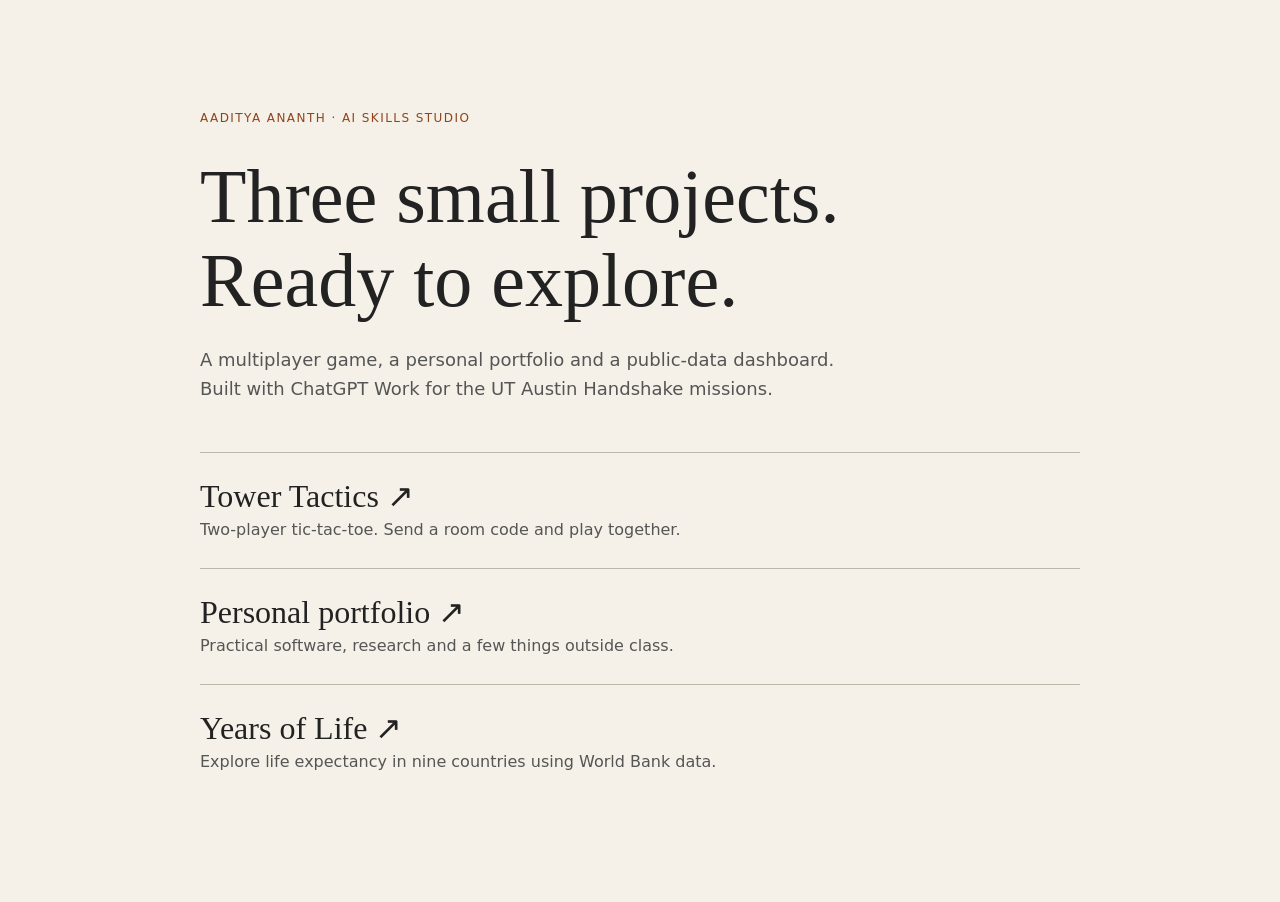
<file: docs/index.html>
<!doctype html><html lang="en"><meta charset="utf-8"><meta name="viewport" content="width=device-width, initial-scale=1"><title>AI Skills Studio | Aaditya Ananth</title><style>body{margin:0;background:#f5f1e8;color:#222;font:18px/1.6 system-ui,sans-serif}main{max-width:880px;margin:auto;padding:8vw 6vw}small{letter-spacing:.12em;text-transform:uppercase;font-size:12px;color:#8e441c}h1{font:clamp(42px,7vw,76px)/1.1 Georgia,serif;margin:24px 0}p{max-width:650px;color:#555}a{display:block;border-top:1px solid #bdb5a7;padding:24px 0;color:inherit;text-decoration:none}a:hover,a:focus-visible{color:#a33f14}b{font:32px Georgia,serif;display:block}span{color:#555;font-size:16px}nav{margin-top:48px}</style><main><small>Aaditya Ananth · AI Skills Studio</small><h1>Three small projects.<br>Ready to explore.</h1><p>A multiplayer game, a personal portfolio and a public-data dashboard. Built with ChatGPT Work for the UT Austin Handshake missions.</p><nav aria-label="Projects"><a href="./game/"><b>Tower Tactics ↗</b><span>Two-player tic-tac-toe. Send a room code and play together.</span></a><a href="./portfolio/"><b>Personal portfolio ↗</b><span>Practical software, research and a few things outside class.</span></a><a href="./dashboard/"><b>Years of Life ↗</b><span>Explore life expectancy in nine countries using World Bank data.</span></a></nav></main></html>
</file>
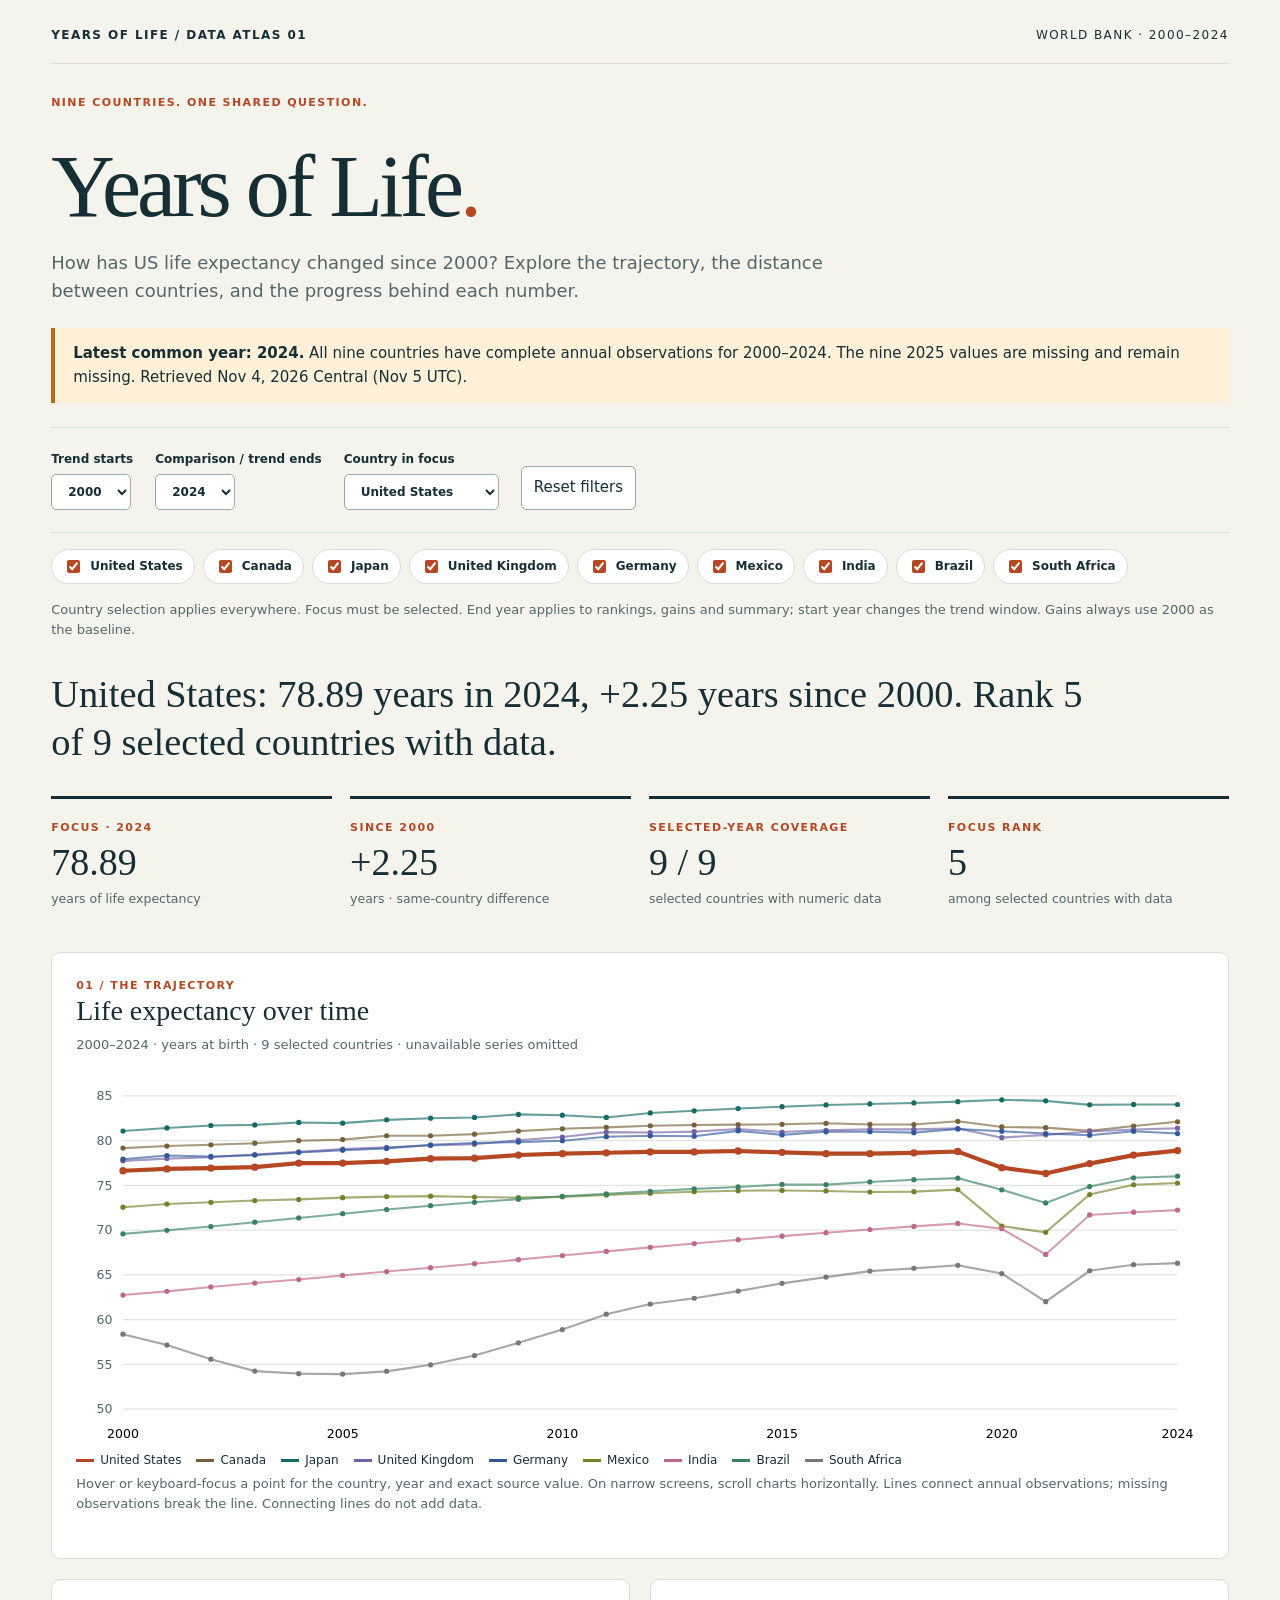
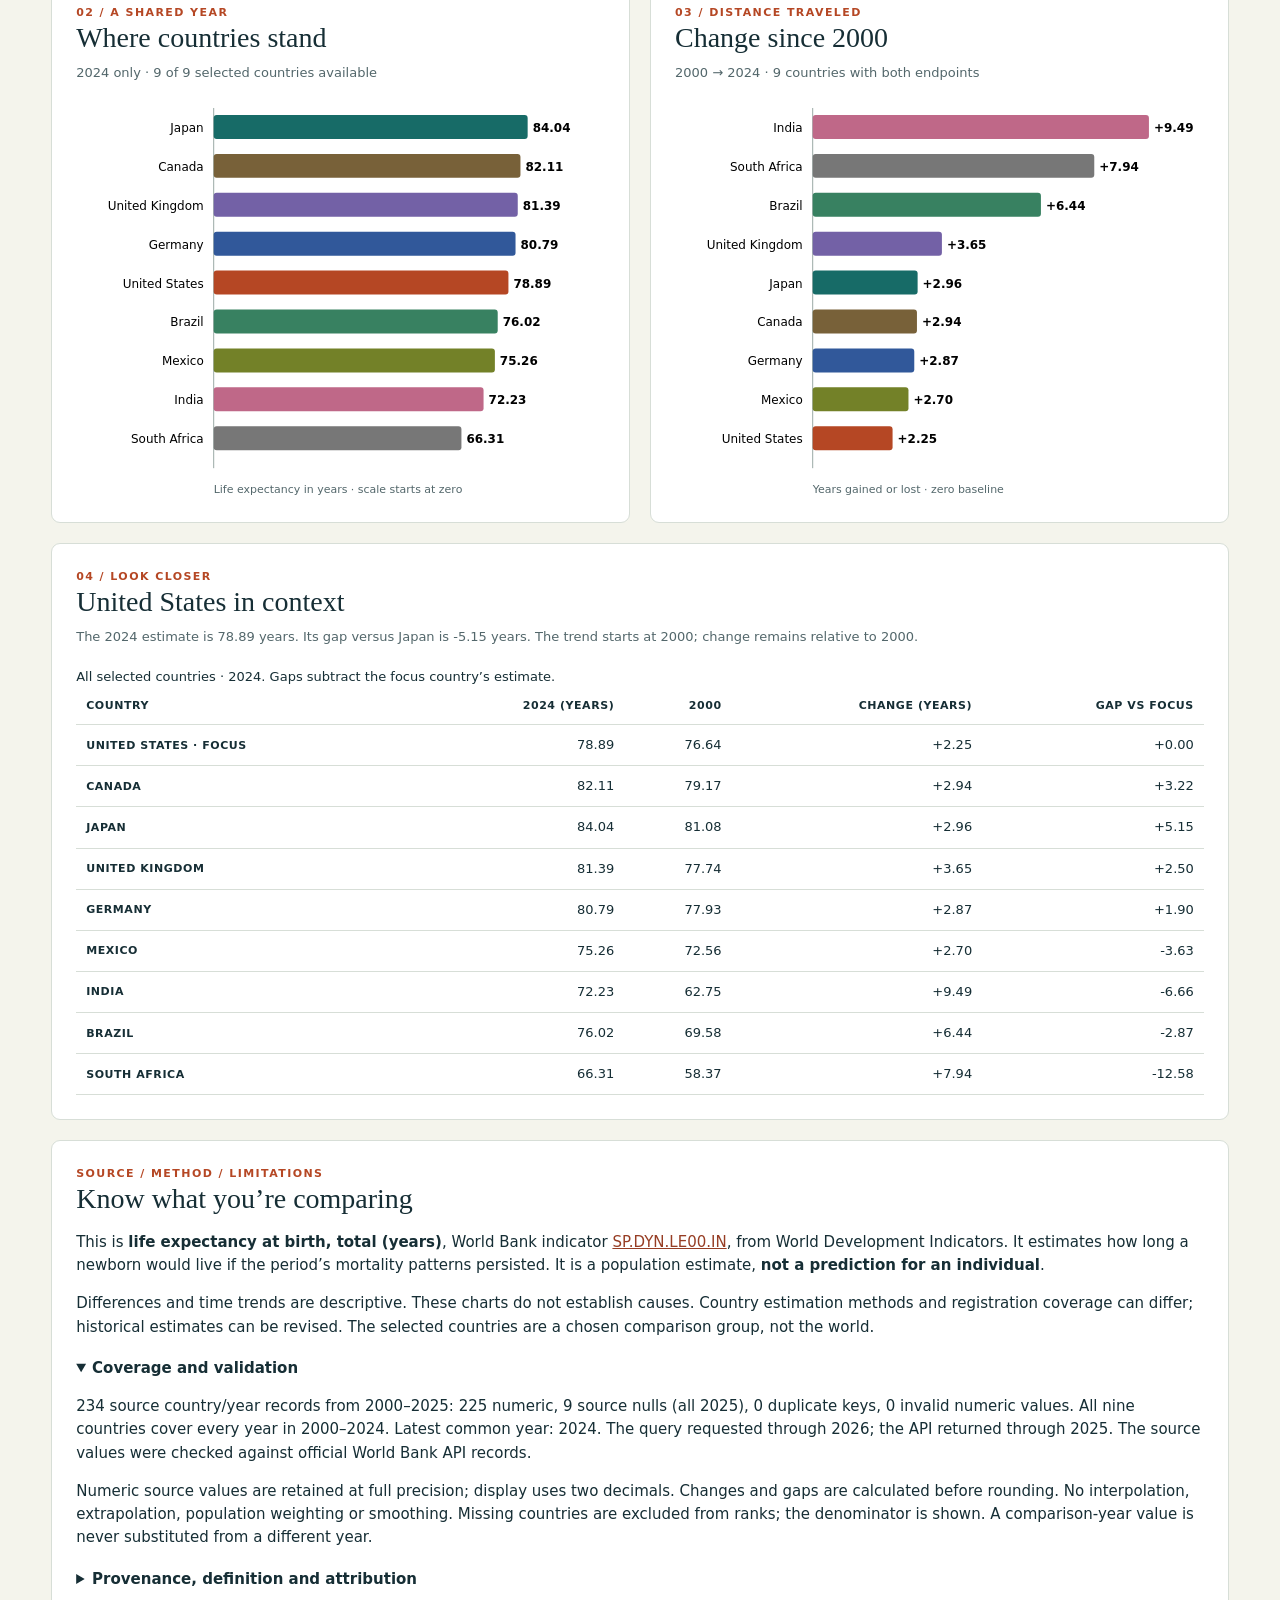
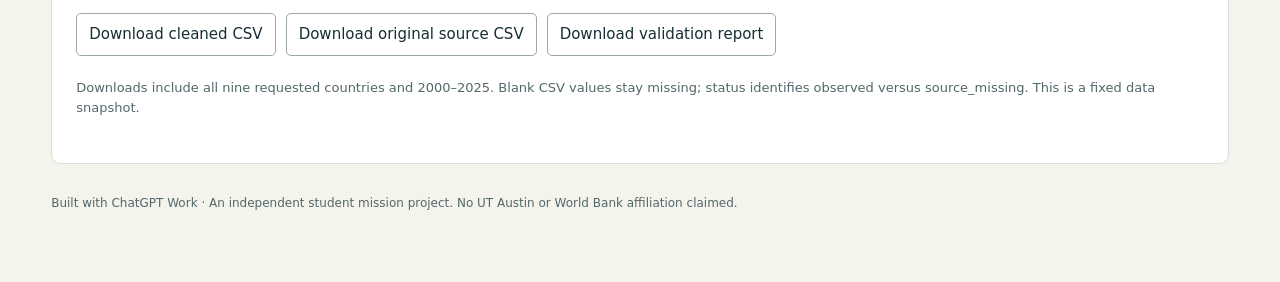
<file: docs/dashboard/index.html>
<!doctype html><html lang="en"><meta charset="utf-8"><meta name="viewport" content="width=device-width,initial-scale=1"><title>Years of Life · A life expectancy atlas</title><style>
:root{--ink:#162e35;--muted:#53676b;--paper:#f4f4ec;--orange:#b54724;--line:#d7ded7}*{box-sizing:border-box}body{margin:0;background:var(--paper);color:var(--ink);font:15px/1.55 system-ui,sans-serif}main{max-width:1440px;margin:auto;padding:26px 4vw 70px}header{border-bottom:1px solid var(--line);display:flex;justify-content:space-between;padding-bottom:18px;font-size:12px;letter-spacing:.12em;text-transform:uppercase}h1{font:clamp(48px,7vw,88px)/1 Georgia,serif;letter-spacing:-.045em;margin:32px 0 18px}h2{font:28px/1.2 Georgia,serif;margin:0 0 8px}h3{font-size:15px;margin:0}.intro{max-width:780px;font-size:18px;color:var(--muted)}.eyebrow{font-size:11px;font-weight:750;letter-spacing:.13em;text-transform:uppercase;color:var(--orange)}.notice{margin:24px 0;padding:14px 18px;background:#fff0d7;border-left:4px solid #ba6b18}.controls{display:flex;gap:22px;align-items:end;flex-wrap:wrap;padding:22px 0;border-block:1px solid var(--line)}label{font-size:12px;font-weight:650}select,button{font:inherit;padding:9px 12px;background:white;border:1px solid #9aa9a5;border-radius:5px;color:var(--ink)}select{display:block;margin-top:5px}button{cursor:pointer}button:hover{background:#e4ece5}button:focus-visible,select:focus-visible,a:focus-visible,input:focus-visible{outline:3px solid #b54724;outline-offset:3px}.countries{display:flex;gap:8px;flex-wrap:wrap;margin:16px 0}.chip{display:flex;align-items:center;gap:7px;padding:7px 11px;background:white;border:1px solid var(--line);border-radius:30px}.chip input{accent-color:var(--orange)}.cards{display:grid;grid-template-columns:repeat(4,1fr);gap:18px;margin:25px 0}.card{border-top:3px solid var(--ink);padding:16px 0}.card b{display:block;font:38px/1.3 Georgia,serif}.card small{color:var(--muted)}#headline{font:clamp(25px,3vw,39px)/1.25 Georgia,serif;max-width:1050px;margin:30px 0}.panel{background:#fff;border:1px solid var(--line);border-radius:9px;padding:24px;margin:20px 0}.sub{font-size:13px;color:var(--muted);margin:4px 0 20px}.grid{display:grid;grid-template-columns:1fr 1fr;gap:20px}.grid .panel{margin:0}.chart{overflow-x:auto}.chart svg{width:100%;height:auto;display:block;min-width:480px}#trend svg{min-width:760px}.legend{display:flex;gap:15px;flex-wrap:wrap;font-size:12px}.swatch{display:inline-block;width:18px;height:3px;margin-right:6px;vertical-align:middle}text{font-family:system-ui,sans-serif}table{border-collapse:collapse;width:100%;font-size:13px}th,td{padding:10px;text-align:right;border-bottom:1px solid var(--line)}th:first-child,td:first-child{text-align:left}th{font-size:11px;text-transform:uppercase;letter-spacing:.05em}a{color:#963d24}details{margin:18px 0}summary{cursor:pointer;font-weight:700}.downloads{display:flex;gap:10px;flex-wrap:wrap;margin:22px 0}.tablewrap{overflow-x:auto}footer{margin-top:30px;font-size:12px;color:var(--muted)}.empty{padding:40px;color:var(--muted)}@media(max-width:720px){main{padding:20px}.cards{grid-template-columns:1fr 1fr}.grid{grid-template-columns:1fr}.panel{padding:16px}header{gap:20px;font-size:10px}h1{margin-top:28px}.controls{gap:12px}.card b{font-size:32px}}@media(prefers-reduced-motion:reduce){*{scroll-behavior:auto}}
.grid>.panel{min-width:0}</style><main><header><b>Years of Life / Data atlas 01</b><span>World Bank · 2000–2024</span></header><div class="eyebrow" style="margin-top:30px">Nine countries. One shared question.</div><h1>Years of Life<span style="color:var(--orange)">.</span></h1><p class="intro">How has US life expectancy changed since 2000? Explore the trajectory, the distance between countries, and the progress behind each number.</p><div class="notice" id="notice"><b>Latest common year: 2024.</b> All nine countries have complete annual observations for 2000–2024. The nine 2025 values are missing and remain missing. Retrieved Nov 4, 2026 Central (Nov 5 UTC).</div>
<div class="controls"><label>Trend starts<select id="start" aria-label="Trend start year"></select></label><label>Comparison / trend ends<select id="year" aria-label="Comparison and trend end year"></select></label><label>Country in focus<select id="focus" aria-label="Country in focus"></select></label><button id="reset">Reset filters</button></div><div id="countries" class="countries" role="group" aria-label="Countries included in all charts"></div><p class="sub">Country selection applies everywhere. Focus must be selected. End year applies to rankings, gains and summary; start year changes the trend window. Gains always use 2000 as the baseline.</p><div id="headline" aria-live="polite"></div><div id="cards" class="cards"></div><section class="panel"><div class="eyebrow">01 / The trajectory</div><h2>Life expectancy over time</h2><p id="trendSub" class="sub"></p><div id="trend" class="chart"></div><div id="legend" class="legend"></div><p class="sub">Hover or keyboard-focus a point for the country, year and exact source value. On narrow screens, scroll charts horizontally. Lines connect annual observations; missing observations break the line. Connecting lines do not add data.</p></section><div class="grid"><section class="panel"><div class="eyebrow">02 / A shared year</div><h2>Where countries stand</h2><p id="rankSub" class="sub"></p><div id="rank" class="chart"></div></section><section class="panel"><div class="eyebrow">03 / Distance traveled</div><h2>Change since 2000</h2><p id="changeSub" class="sub"></p><div id="change" class="chart"></div></section></div><section class="panel"><div class="eyebrow">04 / Look closer</div><h2 id="detailTitle"></h2><p id="detail" class="sub"></p><div class="tablewrap"><table><caption id="tableCaption" style="text-align:left"></caption><thead><tr><th>Country</th><th id="yearHeading">Selected year</th><th>2000</th><th>Change (years)</th><th>Gap vs focus</th></tr></thead><tbody id="tbody"></tbody></table></div></section><section class="panel"><div class="eyebrow">Source / Method / Limitations</div><h2>Know what you’re comparing</h2><p>This is <b>life expectancy at birth, total (years)</b>, World Bank indicator <a href="https://data.worldbank.org/indicator/SP.DYN.LE00.IN">SP.DYN.LE00.IN</a>, from World Development Indicators. It estimates how long a newborn would live if the period’s mortality patterns persisted. It is a population estimate, <b>not a prediction for an individual</b>.</p><p>Differences and time trends are descriptive. These charts do not establish causes. Country estimation methods and registration coverage can differ; historical estimates can be revised. The selected countries are a chosen comparison group, not the world.</p><details open><summary>Coverage and validation</summary><p id="validation"></p><p>Numeric source values are retained at full precision; display uses two decimals. Changes and gaps are calculated before rounding. No interpolation, extrapolation, population weighting or smoothing. Missing countries are excluded from ranks; the denominator is shown. A comparison-year value is never substituted from a different year.</p></details><details><summary>Provenance, definition and attribution</summary><p>Retrieved November 4, 2026 (America/Chicago), November 5 UTC. The data comes from the official World Bank API query linked below. The API returns years through 2025; all nine 2025 values are null. Latest numeric observation and common comparison year: 2024. Full annual 2000–2024 coverage for every country. Requested 2026 was not returned; it is not synthesized as an observation.</p><p>Source: World Bank, World Development Indicators, SP.DYN.LE00.IN. Underlying providers: UN World Population Prospects, national statistical offices and Eurostat, as listed in the <a href="https://api.worldbank.org/v2/indicator/SP.DYN.LE00.IN?format=json">official indicator metadata</a>. Data licensed <a href="https://creativecommons.org/licenses/by/4.0/">CC BY 4.0</a>; see <a href="https://datacatalog.worldbank.org/public-licenses">World Bank licensing terms</a>. Adaptations: selected countries and years, normalized fields, calculated differences and visualizations. No World Bank endorsement.</p><p><a href="https://api.worldbank.org/v2/country/USA;CAN;JPN;GBR;DEU;MEX;IND;BRA;ZAF/indicator/SP.DYN.LE00.IN?format=json&date=2000:2026&per_page=1000">Original combined API query</a>. Individual official API endpoints:</p><ul id="sources"></ul></details><div class="downloads"><button id="csv">Download cleaned CSV</button><button id="raw">Download original source CSV</button><button id="audit">Download validation report</button></div><p class="sub">Downloads include all nine requested countries and 2000–2025. Blank CSV values stay missing; status identifies observed versus source_missing. This is a fixed data snapshot.</p></section><footer>Built with ChatGPT Work · An independent student mission project. No UT Austin or World Bank affiliation claimed.</footer></main>
<script>
const DATA=[{"code": "BRA", "country": "Brazil", "year": 2025, "value": null, "source_value": "", "status": "source_missing"}, {"code": "BRA", "country": "Brazil", "year": 2024, "value": 76.023, "source_value": "76.023", "status": "observed"}, {"code": "BRA", "country": "Brazil", "year": 2023, "value": 75.848, "source_value": "75.848", "status": "observed"}, {"code": "BRA", "country": "Brazil", "year": 2022, "value": 74.872, "source_value": "74.872", "status": "observed"}, {"code": "BRA", "country": "Brazil", "year": 2021, "value": 73.038, "source_value": "73.038", "status": "observed"}, {"code": "BRA", "country": "Brazil", "year": 2020, "value": 74.506, "source_value": "74.506", "status": "observed"}, {"code": "BRA", "country": "Brazil", "year": 2019, "value": 75.809, "source_value": "75.809", "status": "observed"}, {"code": "BRA", "country": "Brazil", "year": 2018, "value": 75.633, "source_value": "75.633", "status": "observed"}, {"code": "BRA", "country": "Brazil", "year": 2017, "value": 75.383, "source_value": "75.383", "status": "observed"}, {"code": "BRA", "country": "Brazil", "year": 2016, "value": 75.081, "source_value": "75.081", "status": "observed"}, {"code": "BRA", "country": "Brazil", "year": 2015, "value": 75.106, "source_value": "75.106", "status": "observed"}, {"code": "BRA", "country": "Brazil", "year": 2014, "value": 74.823, "source_value": "74.823", "status": "observed"}, {"code": "BRA", "country": "Brazil", "year": 2013, "value": 74.609, "source_value": "74.609", "status": "observed"}, {"code": "BRA", "country": "Brazil", "year": 2012, "value": 74.335, "source_value": "74.335", "status": "observed"}, {"code": "BRA", "country": "Brazil", "year": 2011, "value": 74.047, "source_value": "74.047", "status": "observed"}, {"code": "BRA", "country": "Brazil", "year": 2010, "value": 73.779, "source_value": "73.779", "status": "observed"}, {"code": "BRA", "country": "Brazil", "year": 2009, "value": 73.457, "source_value": "73.457", "status": "observed"}, {"code": "BRA", "country": "Brazil", "year": 2008, "value": 73.111, "source_value": "73.111", "status": "observed"}, {"code": "BRA", "country": "Brazil", "year": 2007, "value": 72.73, "source_value": "72.73", "status": "observed"}, {"code": "BRA", "country": "Brazil", "year": 2006, "value": 72.296, "source_value": "72.296", "status": "observed"}, {"code": "BRA", "country": "Brazil", "year": 2005, "value": 71.832, "source_value": "71.832", "status": "observed"}, {"code": "BRA", "country": "Brazil", "year": 2004, "value": 71.361, "source_value": "71.361", "status": "observed"}, {"code": "BRA", "country": "Brazil", "year": 2003, "value": 70.884, "source_value": "70.884", "status": "observed"}, {"code": "BRA", "country": "Brazil", "year": 2002, "value": 70.396, "source_value": "70.396", "status": "observed"}, {"code": "BRA", "country": "Brazil", "year": 2001, "value": 69.98, "source_value": "69.98", "status": "observed"}, {"code": "BRA", "country": "Brazil", "year": 2000, "value": 69.584, "source_value": "69.584", "status": "observed"}, {"code": "CAN", "country": "Canada", "year": 2025, "value": null, "source_value": "", "status": "source_missing"}, {"code": "CAN", "country": "Canada", "year": 2024, "value": 82.1080487804878, "source_value": "82.1080487804878", "status": "observed"}, {"code": "CAN", "country": "Canada", "year": 2023, "value": 81.6263414634146, "source_value": "81.6263414634146", "status": "observed"}, {"code": "CAN", "country": "Canada", "year": 2022, "value": 81.0948780487805, "source_value": "81.0948780487805", "status": "observed"}, {"code": "CAN", "country": "Canada", "year": 2021, "value": 81.4514634146342, "source_value": "81.4514634146342", "status": "observed"}, {"code": "CAN", "country": "Canada", "year": 2020, "value": 81.53, "source_value": "81.53", "status": "observed"}, {"code": "CAN", "country": "Canada", "year": 2019, "value": 82.1585365853659, "source_value": "82.1585365853659", "status": "observed"}, {"code": "CAN", "country": "Canada", "year": 2018, "value": 81.8036585365854, "source_value": "81.8036585365854", "status": "observed"}, {"code": "CAN", "country": "Canada", "year": 2017, "value": 81.8078048780488, "source_value": "81.8078048780488", "status": "observed"}, {"code": "CAN", "country": "Canada", "year": 2016, "value": 81.94, "source_value": "81.94", "status": "observed"}, {"code": "CAN", "country": "Canada", "year": 2015, "value": 81.8258536585366, "source_value": "81.8258536585366", "status": "observed"}, {"code": "CAN", "country": "Canada", "year": 2014, "value": 81.7843902439025, "source_value": "81.7843902439025", "status": "observed"}, {"code": "CAN", "country": "Canada", "year": 2013, "value": 81.7448780487805, "source_value": "81.7448780487805", "status": "observed"}, {"code": "CAN", "country": "Canada", "year": 2012, "value": 81.6636585365854, "source_value": "81.6636585365854", "status": "observed"}, {"code": "CAN", "country": "Canada", "year": 2011, "value": 81.4826829268293, "source_value": "81.4826829268293", "status": "observed"}, {"code": "CAN", "country": "Canada", "year": 2010, "value": 81.3221951219512, "source_value": "81.3221951219512", "status": "observed"}, {"code": "CAN", "country": "Canada", "year": 2009, "value": 81.0660975609756, "source_value": "81.0660975609756", "status": "observed"}, {"code": "CAN", "country": "Canada", "year": 2008, "value": 80.7246341463415, "source_value": "80.7246341463415", "status": "observed"}, {"code": "CAN", "country": "Canada", "year": 2007, "value": 80.5436585365854, "source_value": "80.5436585365854", "status": "observed"}, {"code": "CAN", "country": "Canada", "year": 2006, "value": 80.5436585365854, "source_value": "80.5436585365854", "status": "observed"}, {"code": "CAN", "country": "Canada", "year": 2005, "value": 80.1126829268293, "source_value": "80.1126829268293", "status": "observed"}, {"code": "CAN", "country": "Canada", "year": 2004, "value": 79.9921951219512, "source_value": "79.9921951219512", "status": "observed"}, {"code": "CAN", "country": "Canada", "year": 2003, "value": 79.7151219512195, "source_value": "79.7151219512195", "status": "observed"}, {"code": "CAN", "country": "Canada", "year": 2002, "value": 79.5307317073171, "source_value": "79.5307317073171", "status": "observed"}, {"code": "CAN", "country": "Canada", "year": 2001, "value": 79.3980487804878, "source_value": "79.3980487804878", "status": "observed"}, {"code": "CAN", "country": "Canada", "year": 2000, "value": 79.1668292682927, "source_value": "79.1668292682927", "status": "observed"}, {"code": "DEU", "country": "Germany", "year": 2025, "value": null, "source_value": "", "status": "source_missing"}, {"code": "DEU", "country": "Germany", "year": 2024, "value": 80.7926829268293, "source_value": "80.7926829268293", "status": "observed"}, {"code": "DEU", "country": "Germany", "year": 2023, "value": 81.0414634146342, "source_value": "81.0414634146342", "status": "observed"}, {"code": "DEU", "country": "Germany", "year": 2022, "value": 80.6080487804878, "source_value": "80.6080487804878", "status": "observed"}, {"code": "DEU", "country": "Germany", "year": 2021, "value": 80.790243902439, "source_value": "80.790243902439", "status": "observed"}, {"code": "DEU", "country": "Germany", "year": 2020, "value": 81.0414634146342, "source_value": "81.0414634146342", "status": "observed"}, {"code": "DEU", "country": "Germany", "year": 2019, "value": 81.2926829268293, "source_value": "81.2926829268293", "status": "observed"}, {"code": "DEU", "country": "Germany", "year": 2018, "value": 80.8926829268293, "source_value": "80.8926829268293", "status": "observed"}, {"code": "DEU", "country": "Germany", "year": 2017, "value": 80.9926829268293, "source_value": "80.9926829268293", "status": "observed"}, {"code": "DEU", "country": "Germany", "year": 2016, "value": 80.990243902439, "source_value": "80.990243902439", "status": "observed"}, {"code": "DEU", "country": "Germany", "year": 2015, "value": 80.6414634146341, "source_value": "80.6414634146341", "status": "observed"}, {"code": "DEU", "country": "Germany", "year": 2014, "value": 81.090243902439, "source_value": "81.090243902439", "status": "observed"}, {"code": "DEU", "country": "Germany", "year": 2013, "value": 80.490243902439, "source_value": "80.490243902439", "status": "observed"}, {"code": "DEU", "country": "Germany", "year": 2012, "value": 80.5390243902439, "source_value": "80.5390243902439", "status": "observed"}, {"code": "DEU", "country": "Germany", "year": 2011, "value": 80.4365853658537, "source_value": "80.4365853658537", "status": "observed"}, {"code": "DEU", "country": "Germany", "year": 2010, "value": 79.9878048780488, "source_value": "79.9878048780488", "status": "observed"}, {"code": "DEU", "country": "Germany", "year": 2009, "value": 79.8365853658537, "source_value": "79.8365853658537", "status": "observed"}, {"code": "DEU", "country": "Germany", "year": 2008, "value": 79.7365853658537, "source_value": "79.7365853658537", "status": "observed"}, {"code": "DEU", "country": "Germany", "year": 2007, "value": 79.5341463414634, "source_value": "79.5341463414634", "status": "observed"}, {"code": "DEU", "country": "Germany", "year": 2006, "value": 79.1317073170732, "source_value": "79.1317073170732", "status": "observed"}, {"code": "DEU", "country": "Germany", "year": 2005, "value": 78.9317073170732, "source_value": "78.9317073170732", "status": "observed"}, {"code": "DEU", "country": "Germany", "year": 2004, "value": 78.6804878048781, "source_value": "78.6804878048781", "status": "observed"}, {"code": "DEU", "country": "Germany", "year": 2003, "value": 78.3804878048781, "source_value": "78.3804878048781", "status": "observed"}, {"code": "DEU", "country": "Germany", "year": 2002, "value": 78.2292682926829, "source_value": "78.2292682926829", "status": "observed"}, {"code": "DEU", "country": "Germany", "year": 2001, "value": 78.3292682926829, "source_value": "78.3292682926829", "status": "observed"}, {"code": "DEU", "country": "Germany", "year": 2000, "value": 77.9268292682927, "source_value": "77.9268292682927", "status": "observed"}, {"code": "GBR", "country": "United Kingdom", "year": 2025, "value": null, "source_value": "", "status": "source_missing"}, {"code": "GBR", "country": "United Kingdom", "year": 2024, "value": 81.3868536585366, "source_value": "81.3868536585366", "status": "observed"}, {"code": "GBR", "country": "United Kingdom", "year": 2023, "value": 81.2380975609756, "source_value": "81.2380975609756", "status": "observed"}, {"code": "GBR", "country": "United Kingdom", "year": 2022, "value": 81.0112195121951, "source_value": "81.0112195121951", "status": "observed"}, {"code": "GBR", "country": "United Kingdom", "year": 2021, "value": 80.6473170731707, "source_value": "80.6473170731707", "status": "observed"}, {"code": "GBR", "country": "United Kingdom", "year": 2020, "value": 80.331756097561, "source_value": "80.331756097561", "status": "observed"}, {"code": "GBR", "country": "United Kingdom", "year": 2019, "value": 81.3691219512195, "source_value": "81.3691219512195", "status": "observed"}, {"code": "GBR", "country": "United Kingdom", "year": 2018, "value": 81.2560975609756, "source_value": "81.2560975609756", "status": "observed"}, {"code": "GBR", "country": "United Kingdom", "year": 2017, "value": 81.2560975609756, "source_value": "81.2560975609756", "status": "observed"}, {"code": "GBR", "country": "United Kingdom", "year": 2016, "value": 81.1560975609756, "source_value": "81.1560975609756", "status": "observed"}, {"code": "GBR", "country": "United Kingdom", "year": 2015, "value": 80.9560975609756, "source_value": "80.9560975609756", "status": "observed"}, {"code": "GBR", "country": "United Kingdom", "year": 2014, "value": 81.3048780487805, "source_value": "81.3048780487805", "status": "observed"}, {"code": "GBR", "country": "United Kingdom", "year": 2013, "value": 81.0048780487805, "source_value": "81.0048780487805", "status": "observed"}, {"code": "GBR", "country": "United Kingdom", "year": 2012, "value": 80.9048780487805, "source_value": "80.9048780487805", "status": "observed"}, {"code": "GBR", "country": "United Kingdom", "year": 2011, "value": 80.9512195121951, "source_value": "80.9512195121951", "status": "observed"}, {"code": "GBR", "country": "United Kingdom", "year": 2010, "value": 80.4024390243902, "source_value": "80.4024390243902", "status": "observed"}, {"code": "GBR", "country": "United Kingdom", "year": 2009, "value": 80.0512195121951, "source_value": "80.0512195121951", "status": "observed"}, {"code": "GBR", "country": "United Kingdom", "year": 2008, "value": 79.6, "source_value": "79.6", "status": "observed"}, {"code": "GBR", "country": "United Kingdom", "year": 2007, "value": 79.4487804878049, "source_value": "79.4487804878049", "status": "observed"}, {"code": "GBR", "country": "United Kingdom", "year": 2006, "value": 79.2487804878049, "source_value": "79.2487804878049", "status": "observed"}, {"code": "GBR", "country": "United Kingdom", "year": 2005, "value": 79.0487804878049, "source_value": "79.0487804878049", "status": "observed"}, {"code": "GBR", "country": "United Kingdom", "year": 2004, "value": 78.7463414634146, "source_value": "78.7463414634146", "status": "observed"}, {"code": "GBR", "country": "United Kingdom", "year": 2003, "value": 78.4463414634146, "source_value": "78.4463414634146", "status": "observed"}, {"code": "GBR", "country": "United Kingdom", "year": 2002, "value": 78.1439024390244, "source_value": "78.1439024390244", "status": "observed"}, {"code": "GBR", "country": "United Kingdom", "year": 2001, "value": 77.9926829268293, "source_value": "77.9926829268293", "status": "observed"}, {"code": "GBR", "country": "United Kingdom", "year": 2000, "value": 77.7414634146342, "source_value": "77.7414634146342", "status": "observed"}, {"code": "IND", "country": "India", "year": 2025, "value": null, "source_value": "", "status": "source_missing"}, {"code": "IND", "country": "India", "year": 2024, "value": 72.235, "source_value": "72.235", "status": "observed"}, {"code": "IND", "country": "India", "year": 2023, "value": 72.003, "source_value": "72.003", "status": "observed"}, {"code": "IND", "country": "India", "year": 2022, "value": 71.698, "source_value": "71.698", "status": "observed"}, {"code": "IND", "country": "India", "year": 2021, "value": 67.282, "source_value": "67.282", "status": "observed"}, {"code": "IND", "country": "India", "year": 2020, "value": 70.156, "source_value": "70.156", "status": "observed"}, {"code": "IND", "country": "India", "year": 2019, "value": 70.746, "source_value": "70.746", "status": "observed"}, {"code": "IND", "country": "India", "year": 2018, "value": 70.415, "source_value": "70.415", "status": "observed"}, {"code": "IND", "country": "India", "year": 2017, "value": 70.068, "source_value": "70.068", "status": "observed"}, {"code": "IND", "country": "India", "year": 2016, "value": 69.709, "source_value": "69.709", "status": "observed"}, {"code": "IND", "country": "India", "year": 2015, "value": 69.326, "source_value": "69.326", "status": "observed"}, {"code": "IND", "country": "India", "year": 2014, "value": 68.932, "source_value": "68.932", "status": "observed"}, {"code": "IND", "country": "India", "year": 2013, "value": 68.499, "source_value": "68.499", "status": "observed"}, {"code": "IND", "country": "India", "year": 2012, "value": 68.076, "source_value": "68.076", "status": "observed"}, {"code": "IND", "country": "India", "year": 2011, "value": 67.623, "source_value": "67.623", "status": "observed"}, {"code": "IND", "country": "India", "year": 2010, "value": 67.162, "source_value": "67.162", "status": "observed"}, {"code": "IND", "country": "India", "year": 2009, "value": 66.7, "source_value": "66.7", "status": "observed"}, {"code": "IND", "country": "India", "year": 2008, "value": 66.247, "source_value": "66.247", "status": "observed"}, {"code": "IND", "country": "India", "year": 2007, "value": 65.803, "source_value": "65.803", "status": "observed"}, {"code": "IND", "country": "India", "year": 2006, "value": 65.373, "source_value": "65.373", "status": "observed"}, {"code": "IND", "country": "India", "year": 2005, "value": 64.939, "source_value": "64.939", "status": "observed"}, {"code": "IND", "country": "India", "year": 2004, "value": 64.484, "source_value": "64.484", "status": "observed"}, {"code": "IND", "country": "India", "year": 2003, "value": 64.086, "source_value": "64.086", "status": "observed"}, {"code": "IND", "country": "India", "year": 2002, "value": 63.649, "source_value": "63.649", "status": "observed"}, {"code": "IND", "country": "India", "year": 2001, "value": 63.158, "source_value": "63.158", "status": "observed"}, {"code": "IND", "country": "India", "year": 2000, "value": 62.749, "source_value": "62.749", "status": "observed"}, {"code": "JPN", "country": "Japan", "year": 2025, "value": null, "source_value": "", "status": "source_missing"}, {"code": "JPN", "country": "Japan", "year": 2024, "value": 84.0363414634146, "source_value": "84.0363414634146", "status": "observed"}, {"code": "JPN", "country": "Japan", "year": 2023, "value": 84.0412195121951, "source_value": "84.0412195121951", "status": "observed"}, {"code": "JPN", "country": "Japan", "year": 2022, "value": 83.9963414634146, "source_value": "83.9963414634146", "status": "observed"}, {"code": "JPN", "country": "Japan", "year": 2021, "value": 84.4456097560976, "source_value": "84.4456097560976", "status": "observed"}, {"code": "JPN", "country": "Japan", "year": 2020, "value": 84.56, "source_value": "84.56", "status": "observed"}, {"code": "JPN", "country": "Japan", "year": 2019, "value": 84.3563414634146, "source_value": "84.3563414634146", "status": "observed"}, {"code": "JPN", "country": "Japan", "year": 2018, "value": 84.2109756097561, "source_value": "84.2109756097561", "status": "observed"}, {"code": "JPN", "country": "Japan", "year": 2017, "value": 84.099756097561, "source_value": "84.099756097561", "status": "observed"}, {"code": "JPN", "country": "Japan", "year": 2016, "value": 83.9848780487805, "source_value": "83.9848780487805", "status": "observed"}, {"code": "JPN", "country": "Japan", "year": 2015, "value": 83.7939024390244, "source_value": "83.7939024390244", "status": "observed"}, {"code": "JPN", "country": "Japan", "year": 2014, "value": 83.5878048780488, "source_value": "83.5878048780488", "status": "observed"}, {"code": "JPN", "country": "Japan", "year": 2013, "value": 83.3319512195122, "source_value": "83.3319512195122", "status": "observed"}, {"code": "JPN", "country": "Japan", "year": 2012, "value": 83.0960975609756, "source_value": "83.0960975609756", "status": "observed"}, {"code": "JPN", "country": "Japan", "year": 2011, "value": 82.5912195121951, "source_value": "82.5912195121951", "status": "observed"}, {"code": "JPN", "country": "Japan", "year": 2010, "value": 82.8426829268293, "source_value": "82.8426829268293", "status": "observed"}, {"code": "JPN", "country": "Japan", "year": 2009, "value": 82.9314634146342, "source_value": "82.9314634146342", "status": "observed"}, {"code": "JPN", "country": "Japan", "year": 2008, "value": 82.5875609756098, "source_value": "82.5875609756098", "status": "observed"}, {"code": "JPN", "country": "Japan", "year": 2007, "value": 82.5070731707317, "source_value": "82.5070731707317", "status": "observed"}, {"code": "JPN", "country": "Japan", "year": 2006, "value": 82.3219512195122, "source_value": "82.3219512195122", "status": "observed"}, {"code": "JPN", "country": "Japan", "year": 2005, "value": 81.9551219512195, "source_value": "81.9551219512195", "status": "observed"}, {"code": "JPN", "country": "Japan", "year": 2004, "value": 82.030243902439, "source_value": "82.030243902439", "status": "observed"}, {"code": "JPN", "country": "Japan", "year": 2003, "value": 81.76, "source_value": "81.76", "status": "observed"}, {"code": "JPN", "country": "Japan", "year": 2002, "value": 81.6907317073171, "source_value": "81.6907317073171", "status": "observed"}, {"code": "JPN", "country": "Japan", "year": 2001, "value": 81.4163414634146, "source_value": "81.4163414634146", "status": "observed"}, {"code": "JPN", "country": "Japan", "year": 2000, "value": 81.0760975609756, "source_value": "81.0760975609756", "status": "observed"}, {"code": "MEX", "country": "Mexico", "year": 2025, "value": null, "source_value": "", "status": "source_missing"}, {"code": "MEX", "country": "Mexico", "year": 2024, "value": 75.264, "source_value": "75.264", "status": "observed"}, {"code": "MEX", "country": "Mexico", "year": 2023, "value": 75.069, "source_value": "75.069", "status": "observed"}, {"code": "MEX", "country": "Mexico", "year": 2022, "value": 73.973, "source_value": "73.973", "status": "observed"}, {"code": "MEX", "country": "Mexico", "year": 2021, "value": 69.75, "source_value": "69.75", "status": "observed"}, {"code": "MEX", "country": "Mexico", "year": 2020, "value": 70.449, "source_value": "70.449", "status": "observed"}, {"code": "MEX", "country": "Mexico", "year": 2019, "value": 74.53, "source_value": "74.53", "status": "observed"}, {"code": "MEX", "country": "Mexico", "year": 2018, "value": 74.301, "source_value": "74.301", "status": "observed"}, {"code": "MEX", "country": "Mexico", "year": 2017, "value": 74.261, "source_value": "74.261", "status": "observed"}, {"code": "MEX", "country": "Mexico", "year": 2016, "value": 74.376, "source_value": "74.376", "status": "observed"}, {"code": "MEX", "country": "Mexico", "year": 2015, "value": 74.431, "source_value": "74.431", "status": "observed"}, {"code": "MEX", "country": "Mexico", "year": 2014, "value": 74.404, "source_value": "74.404", "status": "observed"}, {"code": "MEX", "country": "Mexico", "year": 2013, "value": 74.289, "source_value": "74.289", "status": "observed"}, {"code": "MEX", "country": "Mexico", "year": 2012, "value": 74.128, "source_value": "74.128", "status": "observed"}, {"code": "MEX", "country": "Mexico", "year": 2011, "value": 73.921, "source_value": "73.921", "status": "observed"}, {"code": "MEX", "country": "Mexico", "year": 2010, "value": 73.718, "source_value": "73.718", "status": "observed"}, {"code": "MEX", "country": "Mexico", "year": 2009, "value": 73.628, "source_value": "73.628", "status": "observed"}, {"code": "MEX", "country": "Mexico", "year": 2008, "value": 73.695, "source_value": "73.695", "status": "observed"}, {"code": "MEX", "country": "Mexico", "year": 2007, "value": 73.796, "source_value": "73.796", "status": "observed"}, {"code": "MEX", "country": "Mexico", "year": 2006, "value": 73.746, "source_value": "73.746", "status": "observed"}, {"code": "MEX", "country": "Mexico", "year": 2005, "value": 73.627, "source_value": "73.627", "status": "observed"}, {"code": "MEX", "country": "Mexico", "year": 2004, "value": 73.432, "source_value": "73.432", "status": "observed"}, {"code": "MEX", "country": "Mexico", "year": 2003, "value": 73.308, "source_value": "73.308", "status": "observed"}, {"code": "MEX", "country": "Mexico", "year": 2002, "value": 73.106, "source_value": "73.106", "status": "observed"}, {"code": "MEX", "country": "Mexico", "year": 2001, "value": 72.912, "source_value": "72.912", "status": "observed"}, {"code": "MEX", "country": "Mexico", "year": 2000, "value": 72.562, "source_value": "72.562", "status": "observed"}, {"code": "USA", "country": "United States", "year": 2025, "value": null, "source_value": "", "status": "source_missing"}, {"code": "USA", "country": "United States", "year": 2024, "value": 78.890243902439, "source_value": "78.890243902439", "status": "observed"}, {"code": "USA", "country": "United States", "year": 2023, "value": 78.3853658536585, "source_value": "78.3853658536585", "status": "observed"}, {"code": "USA", "country": "United States", "year": 2022, "value": 77.4341463414634, "source_value": "77.4341463414634", "status": "observed"}, {"code": "USA", "country": "United States", "year": 2021, "value": 76.3292682926829, "source_value": "76.3292682926829", "status": "observed"}, {"code": "USA", "country": "United States", "year": 2020, "value": 76.9804878048781, "source_value": "76.9804878048781", "status": "observed"}, {"code": "USA", "country": "United States", "year": 2019, "value": 78.7878048780488, "source_value": "78.7878048780488", "status": "observed"}, {"code": "USA", "country": "United States", "year": 2018, "value": 78.6390243902439, "source_value": "78.6390243902439", "status": "observed"}, {"code": "USA", "country": "United States", "year": 2017, "value": 78.5390243902439, "source_value": "78.5390243902439", "status": "observed"}, {"code": "USA", "country": "United States", "year": 2016, "value": 78.5390243902439, "source_value": "78.5390243902439", "status": "observed"}, {"code": "USA", "country": "United States", "year": 2015, "value": 78.690243902439, "source_value": "78.690243902439", "status": "observed"}, {"code": "USA", "country": "United States", "year": 2014, "value": 78.8414634146341, "source_value": "78.8414634146341", "status": "observed"}, {"code": "USA", "country": "United States", "year": 2013, "value": 78.7414634146342, "source_value": "78.7414634146342", "status": "observed"}, {"code": "USA", "country": "United States", "year": 2012, "value": 78.7414634146342, "source_value": "78.7414634146342", "status": "observed"}, {"code": "USA", "country": "United States", "year": 2011, "value": 78.6414634146341, "source_value": "78.6414634146341", "status": "observed"}, {"code": "USA", "country": "United States", "year": 2010, "value": 78.5414634146342, "source_value": "78.5414634146342", "status": "observed"}, {"code": "USA", "country": "United States", "year": 2009, "value": 78.390243902439, "source_value": "78.390243902439", "status": "observed"}, {"code": "USA", "country": "United States", "year": 2008, "value": 78.0390243902439, "source_value": "78.0390243902439", "status": "observed"}, {"code": "USA", "country": "United States", "year": 2007, "value": 77.9878048780488, "source_value": "77.9878048780488", "status": "observed"}, {"code": "USA", "country": "United States", "year": 2006, "value": 77.6878048780488, "source_value": "77.6878048780488", "status": "observed"}, {"code": "USA", "country": "United States", "year": 2005, "value": 77.4878048780488, "source_value": "77.4878048780488", "status": "observed"}, {"code": "USA", "country": "United States", "year": 2004, "value": 77.4878048780488, "source_value": "77.4878048780488", "status": "observed"}, {"code": "USA", "country": "United States", "year": 2003, "value": 77.0365853658537, "source_value": "77.0365853658537", "status": "observed"}, {"code": "USA", "country": "United States", "year": 2002, "value": 76.9365853658537, "source_value": "76.9365853658537", "status": "observed"}, {"code": "USA", "country": "United States", "year": 2001, "value": 76.8365853658537, "source_value": "76.8365853658537", "status": "observed"}, {"code": "USA", "country": "United States", "year": 2000, "value": 76.6365853658537, "source_value": "76.6365853658537", "status": "observed"}, {"code": "ZAF", "country": "South Africa", "year": 2025, "value": null, "source_value": "", "status": "source_missing"}, {"code": "ZAF", "country": "South Africa", "year": 2024, "value": 66.312, "source_value": "66.312", "status": "observed"}, {"code": "ZAF", "country": "South Africa", "year": 2023, "value": 66.139, "source_value": "66.139", "status": "observed"}, {"code": "ZAF", "country": "South Africa", "year": 2022, "value": 65.454, "source_value": "65.454", "status": "observed"}, {"code": "ZAF", "country": "South Africa", "year": 2021, "value": 62.01, "source_value": "62.01", "status": "observed"}, {"code": "ZAF", "country": "South Africa", "year": 2020, "value": 65.15, "source_value": "65.15", "status": "observed"}, {"code": "ZAF", "country": "South Africa", "year": 2019, "value": 66.071, "source_value": "66.071", "status": "observed"}, {"code": "ZAF", "country": "South Africa", "year": 2018, "value": 65.726, "source_value": "65.726", "status": "observed"}, {"code": "ZAF", "country": "South Africa", "year": 2017, "value": 65.422, "source_value": "65.422", "status": "observed"}, {"code": "ZAF", "country": "South Africa", "year": 2016, "value": 64.749, "source_value": "64.749", "status": "observed"}, {"code": "ZAF", "country": "South Africa", "year": 2015, "value": 64.053, "source_value": "64.053", "status": "observed"}, {"code": "ZAF", "country": "South Africa", "year": 2014, "value": 63.184, "source_value": "63.184", "status": "observed"}, {"code": "ZAF", "country": "South Africa", "year": 2013, "value": 62.388, "source_value": "62.388", "status": "observed"}, {"code": "ZAF", "country": "South Africa", "year": 2012, "value": 61.737, "source_value": "61.737", "status": "observed"}, {"code": "ZAF", "country": "South Africa", "year": 2011, "value": 60.602, "source_value": "60.602", "status": "observed"}, {"code": "ZAF", "country": "South Africa", "year": 2010, "value": 58.886, "source_value": "58.886", "status": "observed"}, {"code": "ZAF", "country": "South Africa", "year": 2009, "value": 57.413, "source_value": "57.413", "status": "observed"}, {"code": "ZAF", "country": "South Africa", "year": 2008, "value": 55.982, "source_value": "55.982", "status": "observed"}, {"code": "ZAF", "country": "South Africa", "year": 2007, "value": 54.948, "source_value": "54.948", "status": "observed"}, {"code": "ZAF", "country": "South Africa", "year": 2006, "value": 54.22, "source_value": "54.22", "status": "observed"}, {"code": "ZAF", "country": "South Africa", "year": 2005, "value": 53.914, "source_value": "53.914", "status": "observed"}, {"code": "ZAF", "country": "South Africa", "year": 2004, "value": 53.963, "source_value": "53.963", "status": "observed"}, {"code": "ZAF", "country": "South Africa", "year": 2003, "value": 54.245, "source_value": "54.245", "status": "observed"}, {"code": "ZAF", "country": "South Africa", "year": 2002, "value": 55.58, "source_value": "55.58", "status": "observed"}, {"code": "ZAF", "country": "South Africa", "year": 2001, "value": 57.161, "source_value": "57.161", "status": "observed"}, {"code": "ZAF", "country": "South Africa", "year": 2000, "value": 58.368, "source_value": "58.368", "status": "observed"}], SOURCE_CSV="country_code,country,year,life_expectancy_years\nBRA,Brazil,2025,\nBRA,Brazil,2024,76.023\nBRA,Brazil,2023,75.848\nBRA,Brazil,2022,74.872\nBRA,Brazil,2021,73.038\nBRA,Brazil,2020,74.506\nBRA,Brazil,2019,75.809\nBRA,Brazil,2018,75.633\nBRA,Brazil,2017,75.383\nBRA,Brazil,2016,75.081\nBRA,Brazil,2015,75.106\nBRA,Brazil,2014,74.823\nBRA,Brazil,2013,74.609\nBRA,Brazil,2012,74.335\nBRA,Brazil,2011,74.047\nBRA,Brazil,2010,73.779\nBRA,Brazil,2009,73.457\nBRA,Brazil,2008,73.111\nBRA,Brazil,2007,72.73\nBRA,Brazil,2006,72.296\nBRA,Brazil,2005,71.832\nBRA,Brazil,2004,71.361\nBRA,Brazil,2003,70.884\nBRA,Brazil,2002,70.396\nBRA,Brazil,2001,69.98\nBRA,Brazil,2000,69.584\nCAN,Canada,2025,\nCAN,Canada,2024,82.1080487804878\nCAN,Canada,2023,81.6263414634146\nCAN,Canada,2022,81.0948780487805\nCAN,Canada,2021,81.4514634146342\nCAN,Canada,2020,81.53\nCAN,Canada,2019,82.1585365853659\nCAN,Canada,2018,81.8036585365854\nCAN,Canada,2017,81.8078048780488\nCAN,Canada,2016,81.94\nCAN,Canada,2015,81.8258536585366\nCAN,Canada,2014,81.7843902439025\nCAN,Canada,2013,81.7448780487805\nCAN,Canada,2012,81.6636585365854\nCAN,Canada,2011,81.4826829268293\nCAN,Canada,2010,81.3221951219512\nCAN,Canada,2009,81.0660975609756\nCAN,Canada,2008,80.7246341463415\nCAN,Canada,2007,80.5436585365854\nCAN,Canada,2006,80.5436585365854\nCAN,Canada,2005,80.1126829268293\nCAN,Canada,2004,79.9921951219512\nCAN,Canada,2003,79.7151219512195\nCAN,Canada,2002,79.5307317073171\nCAN,Canada,2001,79.3980487804878\nCAN,Canada,2000,79.1668292682927\nDEU,Germany,2025,\nDEU,Germany,2024,80.7926829268293\nDEU,Germany,2023,81.0414634146342\nDEU,Germany,2022,80.6080487804878\nDEU,Germany,2021,80.790243902439\nDEU,Germany,2020,81.0414634146342\nDEU,Germany,2019,81.2926829268293\nDEU,Germany,2018,80.8926829268293\nDEU,Germany,2017,80.9926829268293\nDEU,Germany,2016,80.990243902439\nDEU,Germany,2015,80.6414634146341\nDEU,Germany,2014,81.090243902439\nDEU,Germany,2013,80.490243902439\nDEU,Germany,2012,80.5390243902439\nDEU,Germany,2011,80.4365853658537\nDEU,Germany,2010,79.9878048780488\nDEU,Germany,2009,79.8365853658537\nDEU,Germany,2008,79.7365853658537\nDEU,Germany,2007,79.5341463414634\nDEU,Germany,2006,79.1317073170732\nDEU,Germany,2005,78.9317073170732\nDEU,Germany,2004,78.6804878048781\nDEU,Germany,2003,78.3804878048781\nDEU,Germany,2002,78.2292682926829\nDEU,Germany,2001,78.3292682926829\nDEU,Germany,2000,77.9268292682927\nGBR,United Kingdom,2025,\nGBR,United Kingdom,2024,81.3868536585366\nGBR,United Kingdom,2023,81.2380975609756\nGBR,United Kingdom,2022,81.0112195121951\nGBR,United Kingdom,2021,80.6473170731707\nGBR,United Kingdom,2020,80.331756097561\nGBR,United Kingdom,2019,81.3691219512195\nGBR,United Kingdom,2018,81.2560975609756\nGBR,United Kingdom,2017,81.2560975609756\nGBR,United Kingdom,2016,81.1560975609756\nGBR,United Kingdom,2015,80.9560975609756\nGBR,United Kingdom,2014,81.3048780487805\nGBR,United Kingdom,2013,81.0048780487805\nGBR,United Kingdom,2012,80.9048780487805\nGBR,United Kingdom,2011,80.9512195121951\nGBR,United Kingdom,2010,80.4024390243902\nGBR,United Kingdom,2009,80.0512195121951\nGBR,United Kingdom,2008,79.6\nGBR,United Kingdom,2007,79.4487804878049\nGBR,United Kingdom,2006,79.2487804878049\nGBR,United Kingdom,2005,79.0487804878049\nGBR,United Kingdom,2004,78.7463414634146\nGBR,United Kingdom,2003,78.4463414634146\nGBR,United Kingdom,2002,78.1439024390244\nGBR,United Kingdom,2001,77.9926829268293\nGBR,United Kingdom,2000,77.7414634146342\nIND,India,2025,\nIND,India,2024,72.235\nIND,India,2023,72.003\nIND,India,2022,71.698\nIND,India,2021,67.282\nIND,India,2020,70.156\nIND,India,2019,70.746\nIND,India,2018,70.415\nIND,India,2017,70.068\nIND,India,2016,69.709\nIND,India,2015,69.326\nIND,India,2014,68.932\nIND,India,2013,68.499\nIND,India,2012,68.076\nIND,India,2011,67.623\nIND,India,2010,67.162\nIND,India,2009,66.7\nIND,India,2008,66.247\nIND,India,2007,65.803\nIND,India,2006,65.373\nIND,India,2005,64.939\nIND,India,2004,64.484\nIND,India,2003,64.086\nIND,India,2002,63.649\nIND,India,2001,63.158\nIND,India,2000,62.749\nJPN,Japan,2025,\nJPN,Japan,2024,84.0363414634146\nJPN,Japan,2023,84.0412195121951\nJPN,Japan,2022,83.9963414634146\nJPN,Japan,2021,84.4456097560976\nJPN,Japan,2020,84.56\nJPN,Japan,2019,84.3563414634146\nJPN,Japan,2018,84.2109756097561\nJPN,Japan,2017,84.099756097561\nJPN,Japan,2016,83.9848780487805\nJPN,Japan,2015,83.7939024390244\nJPN,Japan,2014,83.5878048780488\nJPN,Japan,2013,83.3319512195122\nJPN,Japan,2012,83.0960975609756\nJPN,Japan,2011,82.5912195121951\nJPN,Japan,2010,82.8426829268293\nJPN,Japan,2009,82.9314634146342\nJPN,Japan,2008,82.5875609756098\nJPN,Japan,2007,82.5070731707317\nJPN,Japan,2006,82.3219512195122\nJPN,Japan,2005,81.9551219512195\nJPN,Japan,2004,82.030243902439\nJPN,Japan,2003,81.76\nJPN,Japan,2002,81.6907317073171\nJPN,Japan,2001,81.4163414634146\nJPN,Japan,2000,81.0760975609756\nMEX,Mexico,2025,\nMEX,Mexico,2024,75.264\nMEX,Mexico,2023,75.069\nMEX,Mexico,2022,73.973\nMEX,Mexico,2021,69.75\nMEX,Mexico,2020,70.449\nMEX,Mexico,2019,74.53\nMEX,Mexico,2018,74.301\nMEX,Mexico,2017,74.261\nMEX,Mexico,2016,74.376\nMEX,Mexico,2015,74.431\nMEX,Mexico,2014,74.404\nMEX,Mexico,2013,74.289\nMEX,Mexico,2012,74.128\nMEX,Mexico,2011,73.921\nMEX,Mexico,2010,73.718\nMEX,Mexico,2009,73.628\nMEX,Mexico,2008,73.695\nMEX,Mexico,2007,73.796\nMEX,Mexico,2006,73.746\nMEX,Mexico,2005,73.627\nMEX,Mexico,2004,73.432\nMEX,Mexico,2003,73.308\nMEX,Mexico,2002,73.106\nMEX,Mexico,2001,72.912\nMEX,Mexico,2000,72.562\nUSA,United States,2025,\nUSA,United States,2024,78.890243902439\nUSA,United States,2023,78.3853658536585\nUSA,United States,2022,77.4341463414634\nUSA,United States,2021,76.3292682926829\nUSA,United States,2020,76.9804878048781\nUSA,United States,2019,78.7878048780488\nUSA,United States,2018,78.6390243902439\nUSA,United States,2017,78.5390243902439\nUSA,United States,2016,78.5390243902439\nUSA,United States,2015,78.690243902439\nUSA,United States,2014,78.8414634146341\nUSA,United States,2013,78.7414634146342\nUSA,United States,2012,78.7414634146342\nUSA,United States,2011,78.6414634146341\nUSA,United States,2010,78.5414634146342\nUSA,United States,2009,78.390243902439\nUSA,United States,2008,78.0390243902439\nUSA,United States,2007,77.9878048780488\nUSA,United States,2006,77.6878048780488\nUSA,United States,2005,77.4878048780488\nUSA,United States,2004,77.4878048780488\nUSA,United States,2003,77.0365853658537\nUSA,United States,2002,76.9365853658537\nUSA,United States,2001,76.8365853658537\nUSA,United States,2000,76.6365853658537\nZAF,South Africa,2025,\nZAF,South Africa,2024,66.312\nZAF,South Africa,2023,66.139\nZAF,South Africa,2022,65.454\nZAF,South Africa,2021,62.01\nZAF,South Africa,2020,65.15\nZAF,South Africa,2019,66.071\nZAF,South Africa,2018,65.726\nZAF,South Africa,2017,65.422\nZAF,South Africa,2016,64.749\nZAF,South Africa,2015,64.053\nZAF,South Africa,2014,63.184\nZAF,South Africa,2013,62.388\nZAF,South Africa,2012,61.737\nZAF,South Africa,2011,60.602\nZAF,South Africa,2010,58.886\nZAF,South Africa,2009,57.413\nZAF,South Africa,2008,55.982\nZAF,South Africa,2007,54.948\nZAF,South Africa,2006,54.22\nZAF,South Africa,2005,53.914\nZAF,South Africa,2004,53.963\nZAF,South Africa,2003,54.245\nZAF,South Africa,2002,55.58\nZAF,South Africa,2001,57.161\nZAF,South Africa,2000,58.368\n", REPORT={"indicator": "SP.DYN.LE00.IN", "units": "years", "retrieval_date_utc": "2026-11-05", "retrieval_date_America_Chicago": "2026-11-04", "retrieval_route": "Official API CSV provided by coordinating local session; not independently fetched for all nine in this environment", "source_url": "https://api.worldbank.org/v2/country/USA;CAN;JPN;GBR;DEU;MEX;IND;BRA;ZAF/indicator/SP.DYN.LE00.IN?format=json&date=2000:2026&per_page=1000", "input_sha256": "1edf5fd9183c1b6d1429b85e89f077bf79e7eaf88fe1fcc2e1109ff165d4a577", "source_last_updated": "2026-10-08 (six independently retrieved API responses)", "rows": 234, "numeric_values": 225, "source_missing": 9, "missing_year": 2025, "duplicate_country_year_keys": 0, "invalid_numeric_values": 0, "countries": 9, "coverage": "Every country has 25 numeric observations in 2000\u20132024 and a null in 2025", "latest_common_year": 2024, "queried_through": 2026, "returned_through": 2025, "interpolation": "none", "precision": "Exact source decimal strings retained in CSV and source_value fields. JavaScript uses double precision for calculations; display rounds to two decimals.", "cross_checks_passed": {"USA_2000": "76.6365853658537", "USA_2024": "78.890243902439", "JPN_2024": "84.0363414634146", "USA_2019": "78.7878048780488", "USA_2021": "76.3292682926829"}, "decimal_Japan_minus_USA_2024": "5.1460975609756", "decimal_USA_change_2000_2024": "2.2536585365853", "decimal_USA_change_2019_2021": "-2.4585365853659", "public_hosting": "Workspace internet publishing disabled; standalone bundle supplied", "browser_QA": "Deferred to coordinating session as instructed", "country_findings": [{"country": "Japan", "code": "JPN", "year_2000": "81.0760975609756", "year_2024": "84.0363414634146", "change": "2.9602439024390"}, {"country": "Canada", "code": "CAN", "year_2000": "79.1668292682927", "year_2024": "82.1080487804878", "change": "2.9412195121951"}, {"country": "United Kingdom", "code": "GBR", "year_2000": "77.7414634146342", "year_2024": "81.3868536585366", "change": "3.6453902439024"}, {"country": "Germany", "code": "DEU", "year_2000": "77.9268292682927", "year_2024": "80.7926829268293", "change": "2.8658536585366"}, {"country": "United States", "code": "USA", "year_2000": "76.6365853658537", "year_2024": "78.890243902439", "change": "2.2536585365853"}, {"country": "Brazil", "code": "BRA", "year_2000": "69.584", "year_2024": "76.023", "change": "6.439"}, {"country": "Mexico", "code": "MEX", "year_2000": "72.562", "year_2024": "75.264", "change": "2.702"}, {"country": "India", "code": "IND", "year_2000": "62.749", "year_2024": "72.235", "change": "9.486"}, {"country": "South Africa", "code": "ZAF", "year_2000": "58.368", "year_2024": "66.312", "change": "7.944"}]};
const names={USA:'United States',CAN:'Canada',JPN:'Japan',GBR:'United Kingdom',DEU:'Germany',MEX:'Mexico',IND:'India',BRA:'Brazil',ZAF:'South Africa'};
const colors={USA:'#b54724',CAN:'#786139',JPN:'#176b67',GBR:'#7361a6',DEU:'#31589a',MEX:'#738128',IND:'#bf6888',BRA:'#388161',ZAF:'#777777'};
const codes=Object.keys(names), $=id=>document.getElementById(id), val=(c,y)=>DATA.find(r=>r.code===c&&r.year===+y)?.value??null, fmt=v=>v===null?'Unavailable':v.toFixed(2), signed=v=>v===null?'Unavailable':(v>=0?'+':'')+v.toFixed(2), available=c=>val(c,2024)!==null;
let selected=new Set(codes), year=2024, start=2000, focus='USA';
function model(){let cs=codes.filter(c=>selected.has(c)), ranked=cs.filter(c=>val(c,year)!==null).sort((a,b)=>val(b,year)-val(a,year)),changes=cs.filter(c=>val(c,year)!==null&&val(c,2000)!==null).sort((a,b)=>(val(b,year)-val(b,2000))-(val(a,year)-val(a,2000)));let v=val(focus,year),b=val(focus,2000);return {cs,ranked,changes,v,delta:v===null||b===null?null:v-b,rank:ranked.indexOf(focus)+1};}
function svg(body,w,h,label){return `<svg viewBox="0 0 ${w} ${h}" role="img" aria-label="${label}">${body}</svg>`}function title(t){return `<title>${t}</title>`}
function drawTrend(m){let w=1080,h=360,l=45,r=25,t=20,b=40;let obs=DATA.filter(d=>selected.has(d.code)&&d.year>=start&&d.year<=year&&d.value!==null);if(!obs.length)return '<p class="empty">No observations in this selection.</p>';let lo=Math.floor(Math.min(...obs.map(d=>d.value))/5)*5,hi=Math.ceil(Math.max(...obs.map(d=>d.value))/5)*5;if(lo===hi)hi+=5;const x=y=>l+(y-start)/(year-start||1)*(w-l-r),yy=v=>h-b-(v-lo)/(hi-lo)*(h-t-b);let s='';for(let v=lo;v<=hi;v+=5)s+=`<line x1="${l}" y1="${yy(v)}" x2="${w-r}" y2="${yy(v)}" stroke="#e0e6df"/><text x="${l-10}" y="${yy(v)+4}" text-anchor="end" font-size="12" fill="#53676b">${v}</text>`;for(let y=start;y<=year;y++)if(y===start||y===year||(y%5===0&&y>start+1&&y<year-1))s+=`<text x="${x(y)}" y="${h-12}" text-anchor="middle" font-size="12">${y}</text>`;
for(const c of m.cs){let path='',points='';for(let y=start;y<=year;y++){let v=val(c,y);if(v===null){path+=' ';continue}let prev=val(c,y-1);path+=`${y===start||prev===null?'M':'L'}${x(y)},${yy(v)} `;let label=`${names[c]}, ${y}: ${DATA.find(r=>r.code===c&&r.year===y).source_value} years`;points+=`<circle tabindex="0" aria-label="${label}" cx="${x(y)}" cy="${yy(v)}" r="${c===focus?3.5:2.5}" fill="${colors[c]}">${title(label)}</circle>`}s+=`<path d="${path}" fill="none" stroke="${colors[c]}" stroke-width="${c===focus?4:2}" opacity="${c===focus?1:.65}"/>${points}`;}return svg(s,w,h,'Annual life expectancy trends, in years. Exact selected-year values are in the table below.');}
function bars(cs,change){let w=530,h=Math.max(180,cs.length*39+45),l=138,r=55; if(!cs.length)return '<p class="empty">No values for this selection.</p>';let nums=cs.map(c=>change?val(c,year)-val(c,2000):val(c,year)),lo=change?Math.min(0,...nums):0,hi=change?Math.max(1,...nums):90;let x=v=>l+(v-lo)/(hi-lo)*(w-l-r),s='';s+=`<line x1="${x(0)}" y1="5" x2="${x(0)}" y2="${h-30}" stroke="#9aa9a5"/>`;cs.forEach((c,i)=>{let v=nums[i],y=i*39+12,label=`${names[c]}: ${change?signed(v):fmt(v)} ${change?'years since 2000':'years in '+year}`;s+=`<text x="${l-10}" y="${y+17}" text-anchor="end" font-size="12">${names[c]}</text><rect tabindex="0" aria-label="${label}" x="${Math.min(x(0),x(v))}" y="${y}" width="${Math.max(1,Math.abs(x(v)-x(0)))}" height="24" rx="3" fill="${colors[c]}">${title(label)}</rect><text x="${x(v)+5}" y="${y+17}" font-size="12" font-weight="650">${change?signed(v):fmt(v)}</text>`});s+=`<text x="${l}" y="${h-5}" font-size="11" fill="#53676b">${change?'Years gained or lost · zero baseline':'Life expectancy in years · scale starts at zero'}</text>`;return svg(s,w,h,change?'Change in life expectancy since 2000':'Selected year life expectancy ranking');}
function render(){const m=model();$('focus').innerHTML=m.cs.map(c=>`<option value="${c}" ${c===focus?'selected':''}>${names[c]}</option>`).join('');$('year').value=year;$('start').value=start;let head=m.v===null?`${names[focus]} has no available value for ${year}.`: `${names[focus]}: ${fmt(m.v)} years in ${year}, ${signed(m.delta)} years since 2000.`;if(m.v!==null&&m.ranked.length>1)head+=` Rank ${m.rank} of ${m.ranked.length} selected countries with data.`;$('headline').textContent=head;$('cards').innerHTML=[['Focus · '+year,fmt(m.v),'years of life expectancy'],['Since 2000',signed(m.delta),'years · same-country difference'],['Selected-year coverage',m.ranked.length+' / '+m.cs.length,'selected countries with numeric data'],['Focus rank',m.rank||'—','among selected countries with data']].map(([a,b,c])=>`<div class="card"><span class="eyebrow">${a}</span><b>${b}</b><small>${c}</small></div>`).join('');$('trendSub').textContent=`${start}–${year} · years at birth · ${m.cs.length} selected countries · unavailable series omitted`;$('trend').innerHTML=drawTrend(m);$('legend').innerHTML=m.cs.map(c=>`<span><i class="swatch" style="background:${colors[c]}"></i>${names[c]}${available(c)?'':' (unavailable)'}</span>`).join('');$('rankSub').textContent=`${year} only · ${m.ranked.length} of ${m.cs.length} selected countries available`;$('changeSub').textContent=`2000 → ${year} · ${m.changes.length} countries with both endpoints`;$('rank').innerHTML=bars(m.ranked,false);$('change').innerHTML=bars(m.changes,true);$('detailTitle').textContent=names[focus]+' in context';let other=focus==='USA'?'JPN':'USA',ov=val(other,year);$('detail').textContent=m.v===null?'The focus country has no numeric value in this year. No rank or gap is calculated.':`The ${year} estimate is ${fmt(m.v)} years. ${selected.has(other)&&ov!==null?`Its gap versus ${names[other]} is ${signed(m.v-ov)} years.`:''} The trend starts at ${start}; change remains relative to 2000.`;$('tableCaption').textContent=`All selected countries · ${year}. Gaps subtract the focus country’s estimate.`;$('yearHeading').textContent=year+' (years)';$('tbody').innerHTML=m.cs.map(c=>{let v=val(c,year),b=val(c,2000);return `<tr><th scope="row">${names[c]}${c===focus?' · focus':''}</th><td>${fmt(v)}</td><td>${fmt(b)}</td><td>${signed(v===null||b===null?null:v-b)}</td><td>${signed(v===null||m.v===null?null:v-m.v)}</td></tr>`}).join('');}
function init(){for(let y=2000;y<=2025;y++){ $('year').add(new Option(y,y));$('start').add(new Option(y,y));} $('countries').innerHTML=codes.map(c=>`<label class="chip"><input type="checkbox" value="${c}" checked>${names[c]}</label>`).join('');$('countries').onchange=e=>{const c=e.target.value;if(e.target.checked)selected.add(c);else if(selected.size>1)selected.delete(c);else{e.target.checked=true;return;}if(!selected.has(focus))focus=codes.find(c=>selected.has(c));render();};$('year').onchange=e=>{year=+e.target.value;if(start>year)start=year;render()};$('start').onchange=e=>{start=+e.target.value;if(year<start)year=start;render()};$('focus').onchange=e=>{focus=e.target.value;render()};$('reset').onclick=()=>{selected=new Set(codes);year=2024;start=2000;focus='USA';document.querySelectorAll('.chip input').forEach(e=>e.checked=true);render()};$('validation').textContent=`234 source country/year records from 2000–2025: 225 numeric, 9 source nulls (all 2025), 0 duplicate keys, 0 invalid numeric values. All nine countries cover every year in 2000–2024. Latest common year: 2024. The query requested through 2026; the API returned through 2025. The source values were checked against official World Bank API records.`;$('sources').innerHTML=codes.map(c=>`<li><a href="https://api.worldbank.org/v2/country/${c}/indicator/SP.DYN.LE00.IN?format=json">${names[c]} · official API</a> — ${available(c)?'included':'unavailable'}</li>`).join('');render();}
function download(name,type,body){let a=document.createElement('a');a.href=URL.createObjectURL(new Blob([body],{type}));a.download=name;a.click();setTimeout(()=>URL.revokeObjectURL(a.href),1000)}
$('csv').onclick=()=>download('years-of-life-cleaned.csv','text/csv','country_code,country,year,life_expectancy_years,status\n'+DATA.map(r=>[r.code,r.country,r.year,r.source_value,r.status].join(',')).join('\n'));$('raw').onclick=()=>download('worldbank-life-expectancy-source.csv','text/csv',SOURCE_CSV);$('audit').onclick=()=>download('years-of-life-validation.json','application/json',JSON.stringify(REPORT,null,2));init();
</script></html>
</file>
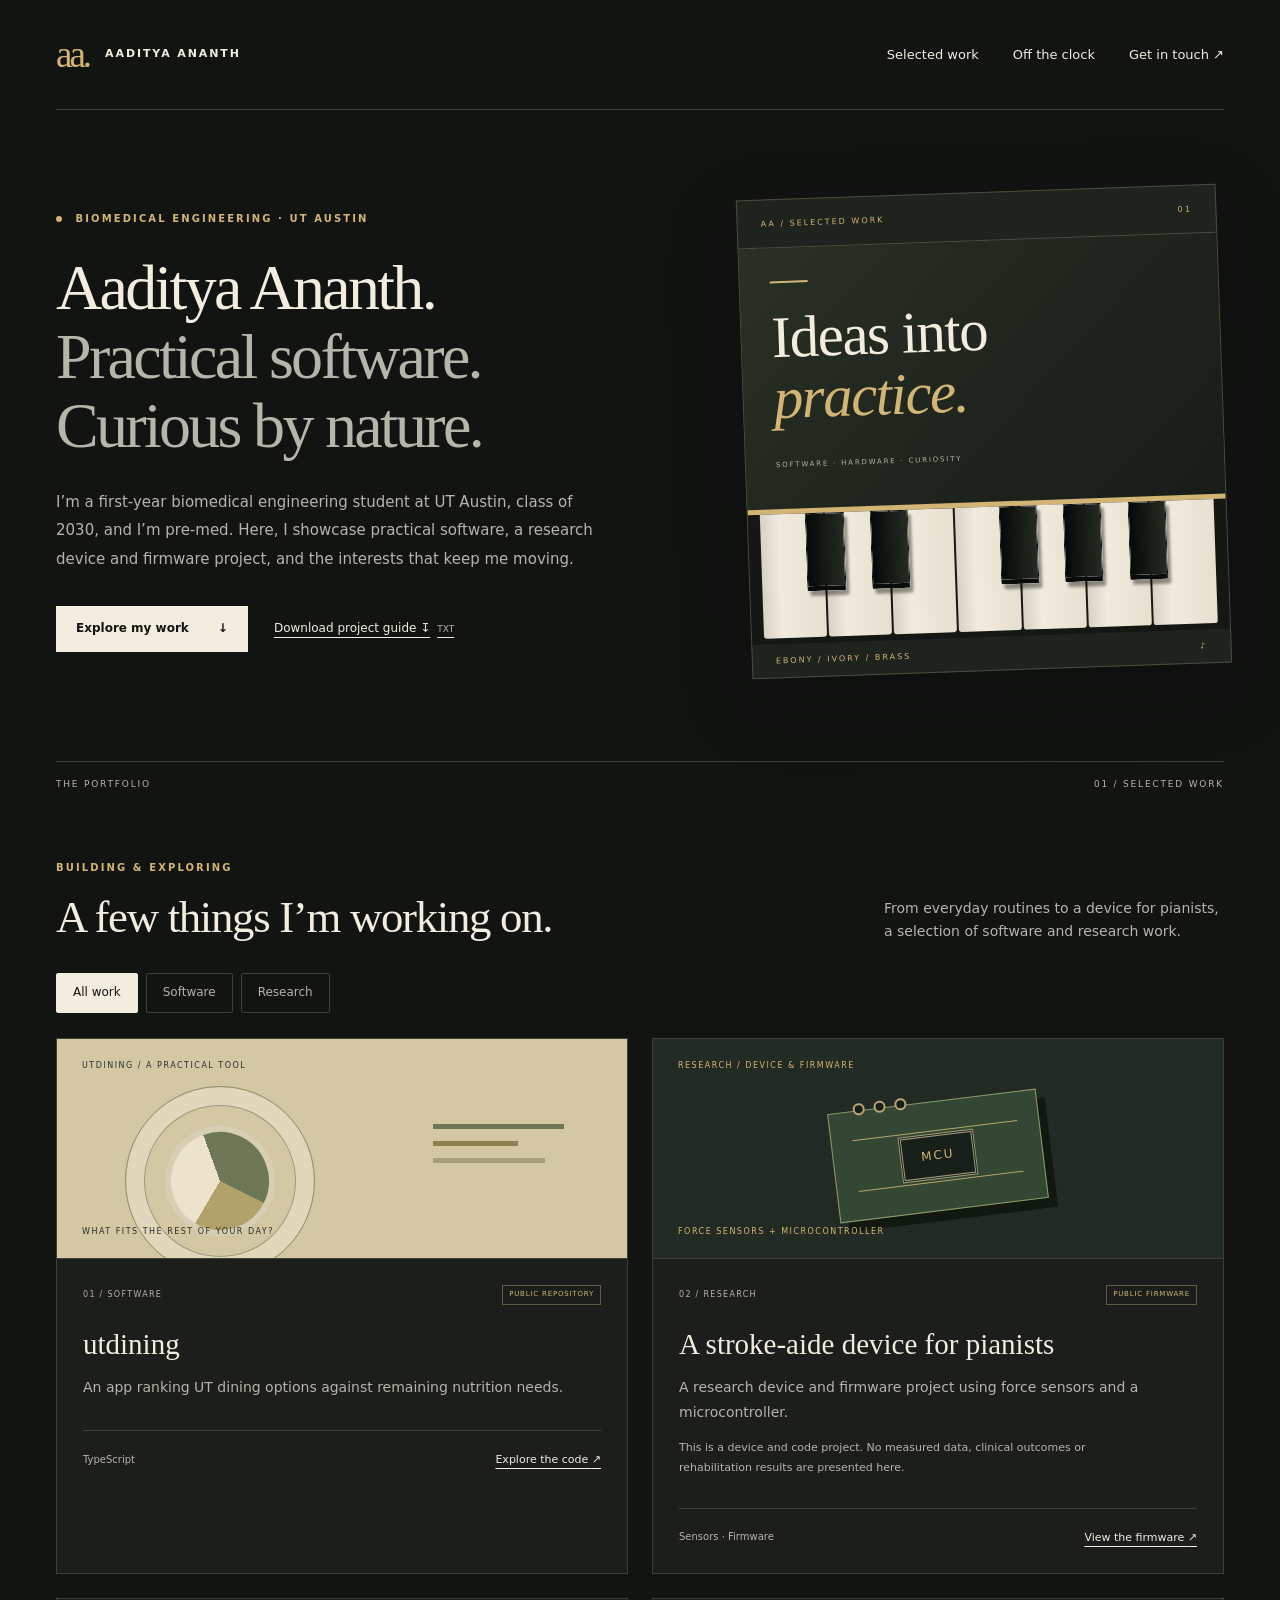
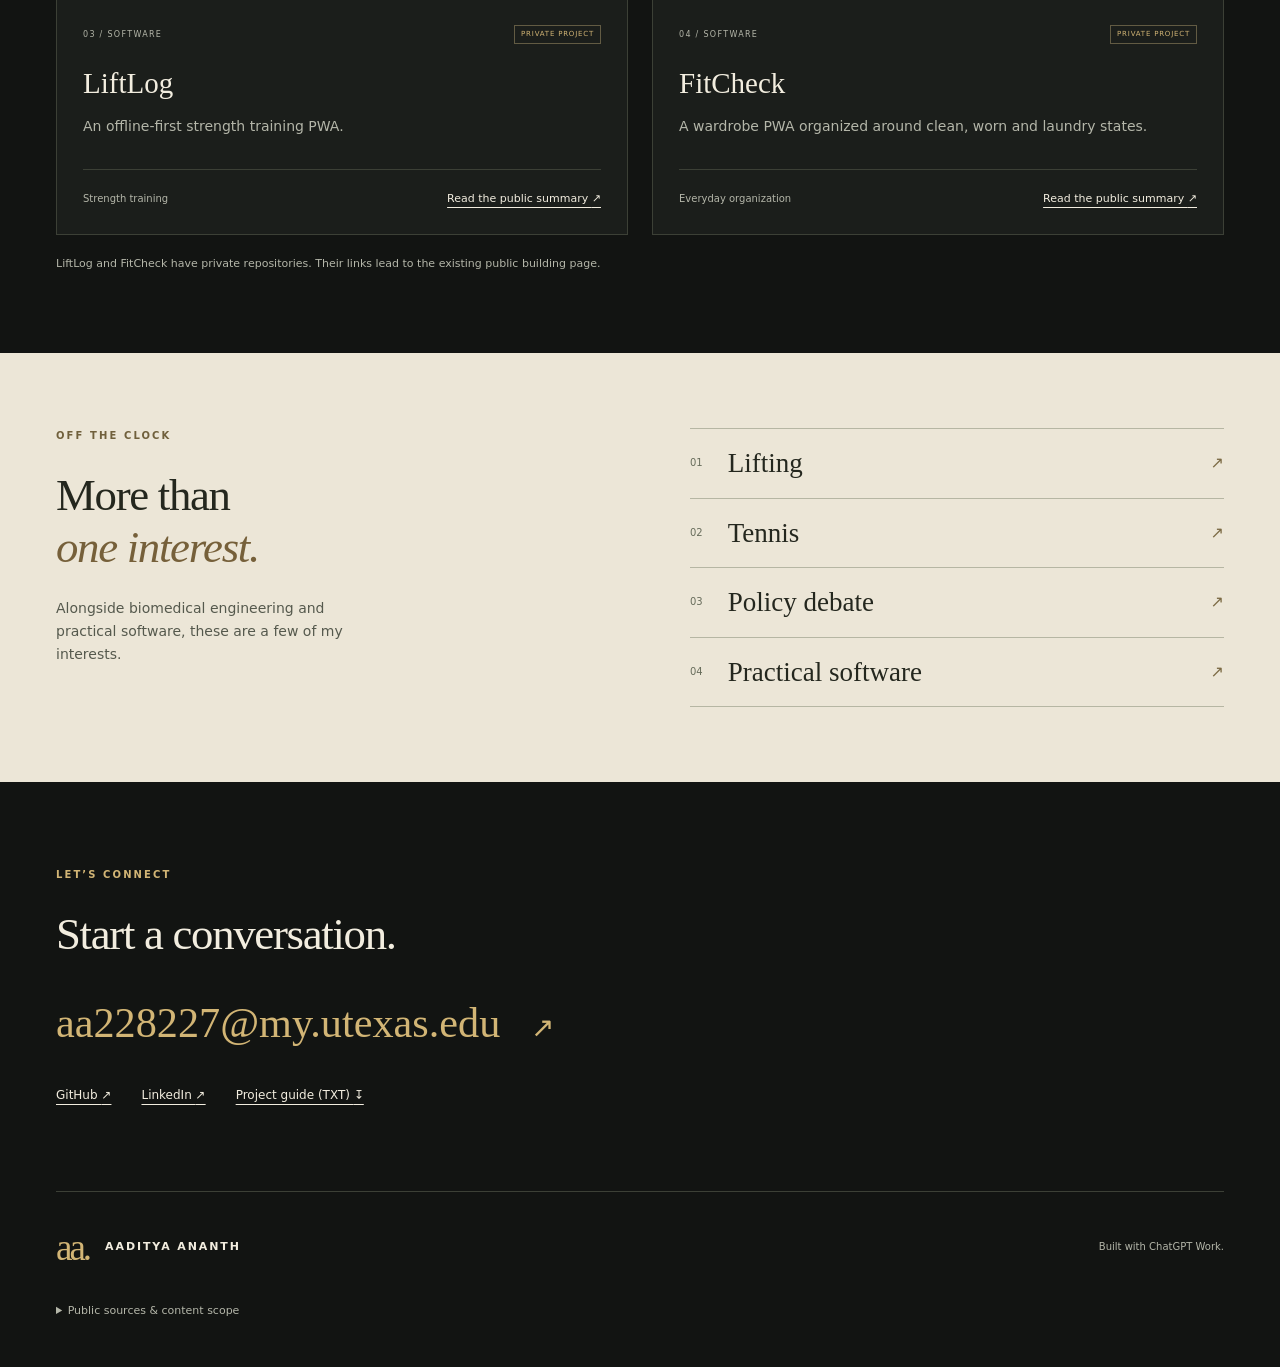
<file: docs/portfolio/index.html>
<!doctype html>
<html lang="en">
<head>
  <meta charset="utf-8">
  <meta name="viewport" content="width=device-width, initial-scale=1">
  <meta name="theme-color" content="#121412">
  <meta name="description" content="Aaditya Ananth's portfolio of practical software, a research device and firmware project, and personal interests. Biomedical engineering at UT Austin.">
  <title>Aaditya Ananth | Software, research & curiosity</title>
  <link rel="icon" href="./assets/monogram.svg" type="image/svg+xml">
  <link rel="stylesheet" href="./assets/styles.css">
  <script src="./assets/site.js" defer></script>
</head>
<body>
  <a class="skip" href="#main">Skip to content</a>
  <header class="header wrap">
    <a href="#home" class="brand" aria-label="Aaditya Ananth, home"><span class="monogram" aria-hidden="true">aa.</span><span>AADITYA ANANTH</span></a>
    <nav aria-label="Main navigation"><a href="#work">Selected work</a><a href="#interests">Off the clock</a><a href="#contact">Get in touch <span aria-hidden="true">↗</span></a></nav>
  </header>
  <main id="main">
    <section class="hero wrap" id="home" aria-labelledby="hero-title">
      <div class="hero-copy">
        <p class="eyebrow"><span class="dot" aria-hidden="true"></span> BIOMEDICAL ENGINEERING · UT AUSTIN</p>
        <h1 id="hero-title">Aaditya Ananth.<br><span class="muted">Practical software.<br>Curious by nature.</span></h1>
        <p class="intro">I’m a first-year biomedical engineering student at UT Austin, class of 2030, and I’m pre-med. Here, I showcase practical software, a research device and firmware project, and the interests that keep me moving.</p>
        <div class="actions"><a class="button primary" href="#work">Explore my work <span aria-hidden="true">↓</span></a><a class="text-link" href="./project-guide.txt" download="aaditya-ananth-project-guide.txt">Download project guide <span aria-hidden="true">↧</span><span class="filetype">TXT</span></a></div>
      </div>
      <div class="piano" role="img" aria-label="An abstract piano keyboard in ivory, ebony and brass">
        <div class="piano-top"><span>AA / SELECTED WORK</span><span aria-hidden="true">01</span></div>
        <div class="piano-lid"><div class="lid-rule"></div><p>Ideas into<br><em>practice.</em></p><span class="piano-caption">SOFTWARE · HARDWARE · CURIOSITY</span></div>
        <div class="keyboard" aria-hidden="true"><i></i><i></i><i></i><i></i><i></i><i></i><i></i><b class="k1"></b><b class="k2"></b><b class="k3"></b><b class="k4"></b><b class="k5"></b></div>
        <div class="piano-bottom"><span>EBONY / IVORY / BRASS</span><span aria-hidden="true">♪</span></div>
      </div>
    </section>
    <div class="section-rule wrap"><span>THE PORTFOLIO</span><span>01 / SELECTED WORK</span></div>
    <section class="work wrap" id="work" aria-labelledby="work-title">
      <div class="section-heading"><div><p class="eyebrow">BUILDING & EXPLORING</p><h2 id="work-title">A few things I’m working on.</h2></div><p>From everyday routines to a device for pianists, a selection of software and research work.</p></div>
      <div class="filters" role="group" aria-label="Filter projects" hidden><button type="button" aria-pressed="true" data-filter="all">All work</button><button type="button" aria-pressed="false" data-filter="software">Software</button><button type="button" aria-pressed="false" data-filter="research">Research</button></div>
      <p class="sr-only" id="filter-status" role="status" aria-live="polite"></p>
      <div class="projects">
        <article class="project featured" data-category="software">
          <div class="project-art nutrition-art" aria-hidden="true"><span class="art-label">UTDINING / A PRACTICAL TOOL</span><div class="plate"><span></span></div><div class="nutrition-lines"><i></i><i></i><i></i></div><span class="art-foot">WHAT FITS THE REST OF YOUR DAY?</span></div>
          <div class="project-body"><div class="project-meta"><span>01 / SOFTWARE</span><span class="badge">PUBLIC REPOSITORY</span></div><h3>utdining</h3><p>An app ranking UT dining options against remaining nutrition needs.</p><div class="project-bottom"><span class="tech">TypeScript</span><a href="https://github.com/aadityathegreat/utdining">Explore the code <span aria-hidden="true">↗</span><span class="sr-only"> for utdining on GitHub</span></a></div></div>
        </article>
        <article class="project featured" data-category="research">
          <div class="project-art sensor-art" aria-hidden="true"><span class="art-label">RESEARCH / DEVICE & FIRMWARE</span><div class="sensor-board"><span class="chip">MCU</span><span class="sensor s1"></span><span class="sensor s2"></span><span class="sensor s3"></span></div><span class="art-foot">FORCE SENSORS + MICROCONTROLLER</span></div>
          <div class="project-body"><div class="project-meta"><span>02 / RESEARCH</span><span class="badge">PUBLIC FIRMWARE</span></div><h3>A stroke-aide device for pianists</h3><p>A research device and firmware project using force sensors and a microcontroller.</p><p class="note">This is a device and code project. No measured data, clinical outcomes or rehabilitation results are presented here.</p><div class="project-bottom"><span class="tech">Sensors · Firmware</span><a href="https://github.com/aadityathegreat/stroke-fine-motor-rehab">View the firmware <span aria-hidden="true">↗</span></a></div></div>
        </article>
        <article class="project compact" data-category="software"><div class="project-meta"><span>03 / SOFTWARE</span><span class="badge">PRIVATE PROJECT</span></div><h3>LiftLog</h3><p>An offline-first strength training PWA.</p><div class="project-bottom"><span class="tech">Strength training</span><a href="https://aadityathegreat.github.io/building">Read the public summary <span aria-hidden="true">↗</span><span class="sr-only"> of LiftLog</span></a></div></article>
        <article class="project compact" data-category="software"><div class="project-meta"><span>04 / SOFTWARE</span><span class="badge">PRIVATE PROJECT</span></div><h3>FitCheck</h3><p>A wardrobe PWA organized around clean, worn and laundry states.</p><div class="project-bottom"><span class="tech">Everyday organization</span><a href="https://aadityathegreat.github.io/building">Read the public summary <span aria-hidden="true">↗</span><span class="sr-only"> of FitCheck</span></a></div></article>
      </div>
      <p class="work-foot">LiftLog and FitCheck have private repositories. Their links lead to the existing public building page.</p>
    </section>
    <section class="interests" id="interests" aria-labelledby="interests-title"><div class="wrap interest-grid"><div><p class="eyebrow">OFF THE CLOCK</p><h2 id="interests-title">More than<br><em>one interest.</em></h2><p>Alongside biomedical engineering and practical software, these are a few of my interests.</p></div><ul class="interest-list"><li><span>01</span><h3>Lifting</h3><span aria-hidden="true">↗</span></li><li><span>02</span><h3>Tennis</h3><span aria-hidden="true">↗</span></li><li><span>03</span><h3>Policy debate</h3><span aria-hidden="true">↗</span></li><li><span>04</span><h3>Practical software</h3><span aria-hidden="true">↗</span></li></ul></div></section>
    <section class="contact wrap" id="contact" aria-labelledby="contact-title"><p class="eyebrow">LET’S CONNECT</p><h2 id="contact-title">Start a conversation.</h2><a class="email" href="mailto:aa228227@my.utexas.edu">aa228227@my.utexas.edu <span aria-hidden="true">↗</span></a><div class="contact-links"><a href="https://github.com/aadityathegreat">GitHub <span aria-hidden="true">↗</span></a><a href="https://www.linkedin.com/in/aaditya-ananth-824556391">LinkedIn <span aria-hidden="true">↗</span></a><a href="./project-guide.txt" download="aaditya-ananth-project-guide.txt">Project guide (TXT) <span aria-hidden="true">↧</span></a></div></section>
  </main>
  <footer class="wrap"><div class="footer-top"><a class="brand" href="#home"><span class="monogram" aria-hidden="true">aa.</span><span>AADITYA ANANTH</span></a><p>Built with ChatGPT Work.</p></div><details><summary>Public sources & content scope</summary><p>Biographical and project descriptions draw from the public pages below.</p><ul><li><a href="https://aadityathegreat.github.io/">Original portfolio: biography, interests and contact</a></li><li><a href="https://aadityathegreat.github.io/building">Building: utdining, LiftLog and FitCheck</a></li><li><a href="https://aadityathegreat.github.io/research">Research: stroke-aide device and firmware</a></li></ul><p>The graphic illustrations are decorative, not interfaces, measured sensor data or research results.</p></details></footer>
</body>
</html>
</file>
<file: docs/portfolio/assets/styles.css>
:root{color-scheme:dark;--bg:#121412;--panel:#1b1e1b;--ivory:#f2eddf;--muted:#b4b6a9;--brass:#d2b575;--line:#3c4036;--serif:Georgia,'Times New Roman',serif;--sans:system-ui,-apple-system,BlinkMacSystemFont,'Segoe UI',sans-serif}*{box-sizing:border-box}html{scroll-behavior:smooth;scroll-padding-top:24px}body{margin:0;background:var(--bg);color:var(--ivory);font-family:var(--sans);font-size:16px;line-height:1.65}a{color:inherit;text-decoration-thickness:1px;text-underline-offset:5px}a:hover{color:var(--brass)}a:focus-visible,button:focus-visible,summary:focus-visible{outline:3px solid var(--brass);outline-offset:6px}button{font:inherit}h1,h2,h3,p{margin:0}h1,h2,h3{font-weight:400}h1,h2,h3:not(.interest-list h3){font-family:var(--serif)}h1{font-size:clamp(42px,5vw,74px);line-height:1.08;letter-spacing:-2.7px}h2{font-size:clamp(34px,3.5vw,49px);line-height:1.15;letter-spacing:-1.3px}h3{font-size:29px;line-height:1.2}.wrap{max-width:1280px;width:calc(100% - 112px);margin-inline:auto}.header{display:flex;align-items:center;justify-content:space-between;gap:24px;min-height:110px;border-bottom:1px solid var(--line)}.brand{display:flex;align-items:center;gap:16px;text-decoration:none;font-size:11px;letter-spacing:1.9px;font-weight:650}.monogram{font-family:var(--serif);font-size:37px;color:var(--brass);letter-spacing:-3px;font-weight:400}.header nav{display:flex;gap:34px;font-size:13px}.header nav a{text-decoration:none}.hero{padding-block:82px 90px;display:grid;grid-template-columns:1.3fr 1fr;gap:65px;align-items:center}.eyebrow{font-size:10px;letter-spacing:2.1px;font-weight:650;color:var(--brass);margin-bottom:25px}.dot{display:inline-block;width:6px;height:6px;background:var(--brass);border-radius:50%;margin-right:8px;vertical-align:middle}.muted{color:var(--muted)}.intro{font-size:15px;color:var(--muted);max-width:550px;line-height:1.9;margin-top:28px}.actions{display:flex;gap:26px;align-items:center;flex-wrap:wrap;margin-top:33px}.button{display:inline-flex;align-items:center;justify-content:space-between;gap:29px;text-decoration:none;padding:13px 20px;font-size:12px;font-weight:650}.primary{background:var(--ivory);color:var(--bg)}.primary:hover{background:var(--brass);color:var(--bg)}.text-link{font-size:12px}.filetype{font-size:9px;color:var(--muted);margin-left:7px}.piano{background:#1e231e;border:1px solid #484e3c;box-shadow:0 24px 70px #0004;transform:rotate(-2deg)}.piano-top,.piano-bottom{display:flex;justify-content:space-between;align-items:center;padding:17px 23px;font-size:8px;letter-spacing:2px;color:var(--brass)}.piano-top{border-bottom:1px solid #4b513e}.piano-lid{padding:33px 30px 38px;background:linear-gradient(135deg,#293024,#171c18)}.lid-rule{height:2px;width:38px;background:var(--brass);margin-bottom:24px}.piano-lid p{font-family:var(--serif);font-size:clamp(38px,4.6vw,64px);line-height:1.04;letter-spacing:-1.5px}.piano-lid em{color:var(--brass);font-weight:400}.piano-caption{display:block;margin-top:30px;font-size:7px;letter-spacing:1.8px;color:var(--muted)}.keyboard{position:relative;display:grid;grid-template-columns:repeat(7,1fr);height:135px;background:#151713;border-top:5px solid var(--brass);gap:2px;padding:0 12px 6px}.keyboard i{display:block;background:linear-gradient(90deg,#d7d2c4,#f0ebde 30%,#e7e0cf);border-radius:0 0 3px 3px}.keyboard b{position:absolute;top:0;height:78px;width:8%;background:linear-gradient(90deg,#060907,#242b22);border:1px solid #030603;border-bottom:5px solid #090c09;border-radius:0 0 2px 2px;box-shadow:3px 5px 3px #0006}.k1{left:12%}.k2{left:25.5%}.k3{left:52.5%}.k4{left:66%}.k5{left:79.5%}.piano-bottom{padding-block:10px}.section-rule{display:flex;justify-content:space-between;border-top:1px solid var(--line);padding-top:15px;font-size:9px;letter-spacing:1.8px;color:var(--muted)}.work{padding-block:68px 80px}.section-heading{display:grid;grid-template-columns:1.3fr 1fr;gap:60px;align-items:end;margin-bottom:30px}.section-heading .eyebrow{margin-bottom:15px}.section-heading>p{color:var(--muted);font-size:14px;max-width:340px;justify-self:end}.filters{display:flex;gap:8px;margin-bottom:25px}.filters[hidden],.project[hidden]{display:none}.filters button{border:1px solid var(--line);color:var(--muted);background:transparent;padding:7px 16px;font-size:12px;cursor:pointer;border-radius:2px;min-height:40px}.filters button[aria-pressed=true]{background:var(--ivory);color:var(--bg);border-color:var(--ivory)}.filters button:hover{border-color:var(--brass)}.projects{display:grid;grid-template-columns:1fr 1fr;gap:24px}.project{border:1px solid var(--line);background:var(--panel);min-width:0}.project-art{height:220px;position:relative;overflow:hidden;padding:20px 25px;display:flex;justify-content:space-between;flex-direction:column;border-bottom:1px solid var(--line)}.art-label,.art-foot{font-size:8px;letter-spacing:1.5px;position:relative;z-index:2}.nutrition-art{background:#d4c7a4;color:#2c3226}.plate{width:190px;height:190px;border:1px solid #8c8e70;border-radius:50%;position:absolute;left:12%;top:47px;display:grid;place-items:center;box-shadow:inset 0 0 0 18px #e2d7ba,inset 0 0 0 19px #9a9c7e}.plate span{width:110px;height:110px;border-radius:50%;background:conic-gradient(#6f7856 0 38%,#b1a16b 38% 64%,#ede3ca 64%);border:6px solid #d7ceb3;transform:rotate(-20deg)}.nutrition-lines{position:absolute;left:66%;top:85px;width:23%;display:grid;gap:12px}.nutrition-lines i{height:5px;background:#6d7656}.nutrition-lines i:nth-child(2){width:65%;background:#8d8053}.nutrition-lines i:nth-child(3){width:85%;background:#a69b7b}.sensor-art{background:repeating-linear-gradient(0deg,transparent,transparent 24px,#bcc59a0a 25px),repeating-linear-gradient(90deg,#222b23,#222b23 24px,#bcc59a18 25px);color:#d2b575}.sensor-board{position:absolute;width:210px;height:110px;left:calc(50% - 105px);top:62px;border:1px solid #8d9b6a;transform:rotate(-7deg);display:grid;place-items:center;background:#344735;box-shadow:8px 10px 0 #111810}.sensor-board:before,.sensor-board:after{content:'';position:absolute;left:10%;right:10%;height:1px;background:#b5a36b}.sensor-board:before{top:28px}.sensor-board:after{bottom:28px}.chip{border:3px double #9a9a78;padding:10px 18px;background:#171f19;font-size:12px;letter-spacing:2px;z-index:1}.sensor{position:absolute;top:-8px;width:12px;height:12px;border:2px solid #baa774;border-radius:50%;background:#171f19}.s1{left:25px}.s2{left:46px}.s3{left:67px}.project-body{padding:26px}.project-meta{display:flex;gap:8px;justify-content:space-between;align-items:center;font-size:8px;letter-spacing:1.3px;color:var(--muted);margin-bottom:22px}.badge{color:var(--brass);font-size:7px;border:1px solid #625b43;padding:3px 6px;letter-spacing:.8px}.project h3{margin-bottom:13px}.project p{font-size:14px;color:var(--muted);line-height:1.8}.project .note{font-size:11px;margin-top:13px;max-width:440px}.project-bottom{display:flex;justify-content:space-between;align-items:center;gap:15px;margin-top:30px;padding-top:20px;border-top:1px solid var(--line);font-size:11px}.tech{color:var(--muted);font-size:10px}.project-bottom a{color:var(--ivory)}.project-bottom a:hover{color:var(--brass)}.compact{padding:26px}.work-foot{font-size:11px;color:var(--muted);margin-top:20px}.interests{background:#ece6d7;color:#24271e;padding-block:75px}.interest-grid{display:grid;grid-template-columns:1fr 1fr;gap:100px}.interests .eyebrow{color:#70603c}.interests h2 em{color:#76603a}.interests p:not(.eyebrow){font-size:14px;max-width:330px;margin-top:24px;color:#55594d}.interest-list{list-style:none;margin:0;padding:0}.interest-list li{display:flex;gap:25px;align-items:center;border-bottom:1px solid #b6b6a3;padding-block:18px}.interest-list li:first-child{border-top:1px solid #b6b6a3}.interest-list li>span:first-child{font-size:10px;color:#686d5c}.interest-list li>span:last-child{margin-left:auto;color:#7c6b45}.interest-list h3{font-family:var(--serif);font-size:27px}.contact{padding-block:85px}.contact h2{margin-bottom:28px}.email{font-family:var(--serif);font-size:clamp(23px,3.3vw,43px);color:var(--brass);text-decoration:none;overflow-wrap:anywhere}.email span{font-size:28px;margin-left:20px}.contact-links{display:flex;flex-wrap:wrap;gap:30px;margin-top:28px;font-size:12px}footer{padding-block:25px 35px;border-top:1px solid var(--line)}.footer-top{display:flex;justify-content:space-between;align-items:center;gap:20px}.footer-top p{font-size:10px;color:var(--muted)}details{margin-top:24px;max-width:780px;font-size:11px;color:var(--muted)}summary{cursor:pointer;width:fit-content;min-height:30px}details p{margin-top:12px}.skip{position:fixed;z-index:20;top:8px;left:8px;background:var(--ivory);color:var(--bg);padding:10px;transform:translateY(-150%)}.skip:focus{transform:translateY(0)}.sr-only{position:absolute;width:1px;height:1px;padding:0;margin:-1px;overflow:hidden;clip:rect(0,0,0,0);white-space:nowrap;border:0}@media(min-width:1500px){.hero{padding-block:100px}.piano{max-width:460px}}@media(max-width:900px){.wrap{width:calc(100% - 56px)}.hero{gap:35px;grid-template-columns:1.2fr 1fr;padding-block:60px}.hero h1{font-size:49px;letter-spacing:-1.8px}.header nav{gap:20px}.piano-lid{padding:25px 22px}.piano-caption{letter-spacing:1px}.section-heading{gap:30px}.interest-grid{gap:50px}.project-bottom{align-items:start;flex-direction:column}}@media(max-width:650px){.wrap{width:calc(100% - 40px)}.header{min-height:100px;flex-wrap:wrap;gap:0;padding-block:12px}.brand{gap:12px;font-size:9px}.header nav{width:100%;justify-content:space-between;gap:12px;font-size:11px}.hero{grid-template-columns:1fr;gap:50px;padding-block:48px 58px}.hero h1{font-size:clamp(37px,9.5vw,59px);letter-spacing:-1.7px}.eyebrow{font-size:8px;letter-spacing:1.4px}.intro{font-size:14px}.actions{gap:20px}.piano{width:88%;max-width:390px;justify-self:center;transform:rotate(-2deg)}.piano-lid p{font-size:52px}.piano-lid{padding:28px}.piano-caption{font-size:7px}.keyboard{height:120px}.keyboard b{height:70px}.section-rule{font-size:7px;letter-spacing:1.2px}.work{padding-block:44px 50px}.section-heading{grid-template-columns:1fr;gap:20px}.section-heading>p{justify-self:start;max-width:none}.projects{grid-template-columns:1fr;gap:18px}.project-bottom{flex-direction:row;align-items:center}.project-body,.compact{padding:23px}.project-art{height:210px}.project-meta{font-size:7px;letter-spacing:1px}.badge{font-size:6px}.interest-grid{grid-template-columns:1fr;gap:32px}.interests{padding-block:48px}.interest-list li{padding-block:16px}.contact{padding-block:52px}.contact-links{gap:24px}.email span{font-size:20px;margin-left:5px}.footer-top{align-items:start;flex-direction:column;gap:8px}.project-bottom a{max-width:65%}.project h3{font-size:27px}}@media(prefers-reduced-motion:reduce){html{scroll-behavior:auto}}
</file>
